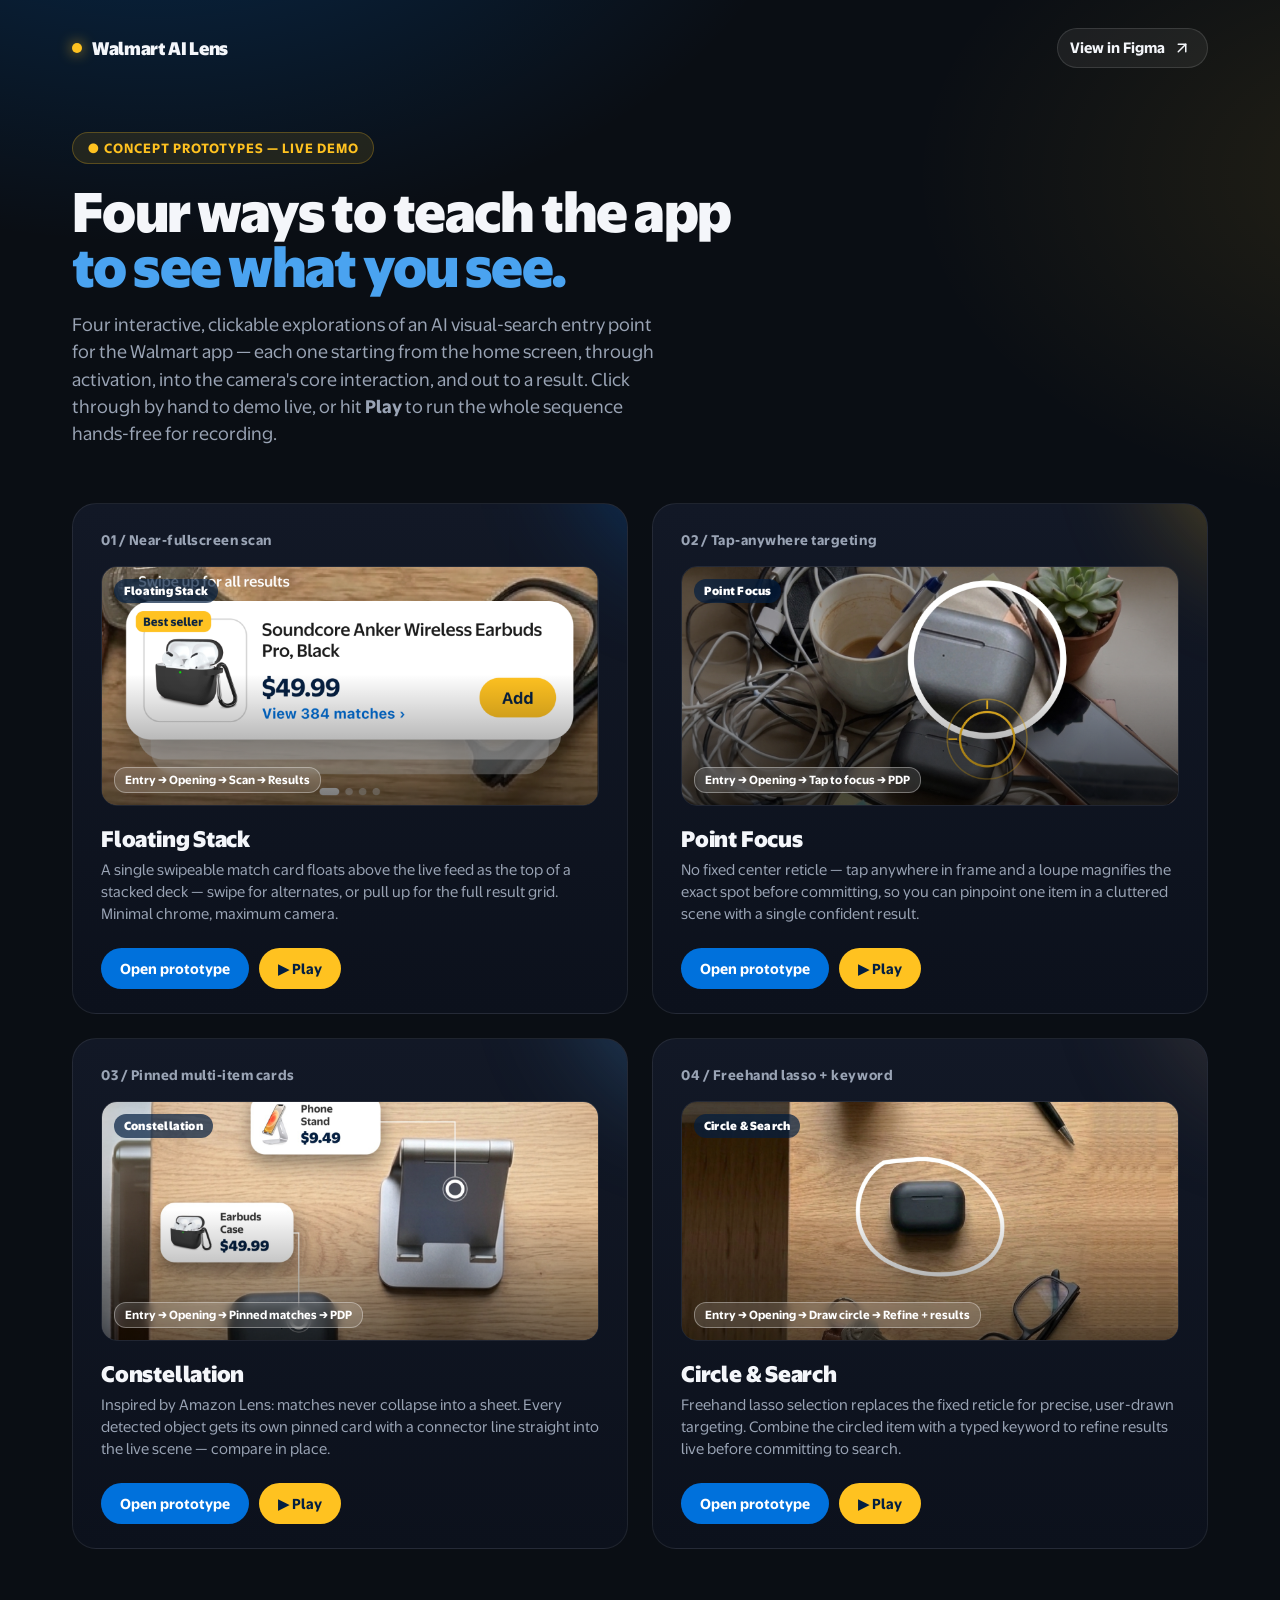
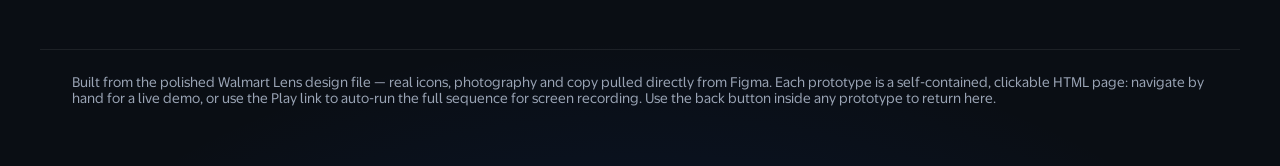
<file: index.html>
<!doctype html>
<html lang="en">
<head>
<meta charset="utf-8">
<meta name="viewport" content="width=device-width, initial-scale=1">
<title>Walmart AI Lens — Concept Prototypes</title>
<link rel="stylesheet" href="assets/fonts.css">
<link rel="stylesheet" href="assets/styles.css">
<style>
  .card-thumb{display:block; cursor:pointer;}
  .card-thumb img{width:100%; height:100%; object-fit:cover; display:block;}
  .card-thumb .scrim{position:absolute; inset:0; background:linear-gradient(0deg, rgba(0,0,0,0.55), transparent 55%);}
  .card-thumb .chip{
    position:absolute; left:12px; top:12px;
    background:rgba(4,31,65,0.7); color:#fff; font-size:11px; font-weight:800;
    padding:5px 10px; border-radius:12px; letter-spacing:0.02em;
  }
  .card-thumb .pill{
    position:absolute; left:12px; bottom:12px;
    background:rgba(255,255,255,0.14); border:1px solid rgba(255,255,255,0.35);
    backdrop-filter:blur(4px);
    color:#fff; font-size:11px; font-weight:700;
    padding:5px 10px; border-radius:12px;
  }
</style>
</head>
<body>

<div class="topbar">
  <div class="brand"><span class="dot"></span> Walmart AI Lens</div>
  <a href="https://www.figma.com/design/IVlj6X2QtenHdgdRnk3Vj7/Walmart-Design?node-id=40-782&m=dev" target="_blank" rel="noopener" class="back-btn">
    View in Figma
    <svg viewBox="0 0 24 24" fill="none" stroke="currentColor" stroke-width="2" stroke-linecap="round" stroke-linejoin="round"><path d="M7 17 17 7"/><path d="M7 7h10v10"/></svg>
  </a>
</div>

<div class="index-hero">
  <div class="eyebrow">● Concept prototypes — live demo</div>
  <h1>Four ways to teach the app<br><span>to see what you see.</span></h1>
  <p>Four interactive, clickable explorations of an AI visual-search entry point for the Walmart app — each one starting from the home screen, through activation, into the camera's core interaction, and out to a result. Click through by hand to demo live, or hit <strong>Play</strong> to run the whole sequence hands-free for recording.</p>
</div>

<div class="grid">

  <div class="card">
    <div class="glow" style="background:#0071dc;"></div>
    <div class="card-top"><span class="card-num">01 / Near-fullscreen scan</span></div>
    <a class="card-thumb" href="floating-stack.html">
      <img src="assets/thumbs/floating-stack.png" alt="">
      <div class="scrim"></div>
      <div class="chip">Floating Stack</div>
      <div class="pill">Entry → Opening → Scan → Results</div>
    </a>
    <h3>Floating Stack</h3>
    <p>A single swipeable match card floats above the live feed as the top of a stacked deck — swipe for alternates, or pull up for the full result grid. Minimal chrome, maximum camera.</p>
    <div class="card-actions">
      <a class="btn btn-primary" href="floating-stack.html">Open prototype</a>
      <a class="btn btn-play" href="floating-stack.html?autoplay=1">▶ Play</a>
    </div>
  </div>

  <div class="card">
    <div class="glow" style="background:#ffc220;"></div>
    <div class="card-top"><span class="card-num">02 / Tap-anywhere targeting</span></div>
    <a class="card-thumb" href="point-focus.html">
      <img src="assets/thumbs/point-focus.png" alt="">
      <div class="scrim"></div>
      <div class="chip">Point Focus</div>
      <div class="pill">Entry → Opening → Tap to focus → PDP</div>
    </a>
    <h3>Point Focus</h3>
    <p>No fixed center reticle — tap anywhere in frame and a loupe magnifies the exact spot before committing, so you can pinpoint one item in a cluttered scene with a single confident result.</p>
    <div class="card-actions">
      <a class="btn btn-primary" href="point-focus.html">Open prototype</a>
      <a class="btn btn-play" href="point-focus.html?autoplay=1">▶ Play</a>
    </div>
  </div>

  <div class="card">
    <div class="glow" style="background:#4aa3f0;"></div>
    <div class="card-top"><span class="card-num">03 / Pinned multi-item cards</span></div>
    <a class="card-thumb" href="constellation.html">
      <img src="assets/thumbs/constellation.png" alt="">
      <div class="scrim"></div>
      <div class="chip">Constellation</div>
      <div class="pill">Entry → Opening → Pinned matches → PDP</div>
    </a>
    <h3>Constellation</h3>
    <p>Inspired by Amazon Lens: matches never collapse into a sheet. Every detected object gets its own pinned card with a connector line straight into the live scene — compare in place.</p>
    <div class="card-actions">
      <a class="btn btn-primary" href="constellation.html">Open prototype</a>
      <a class="btn btn-play" href="constellation.html?autoplay=1">▶ Play</a>
    </div>
  </div>

  <div class="card">
    <div class="glow" style="background:#8a7560;"></div>
    <div class="card-top"><span class="card-num">04 / Freehand lasso + keyword</span></div>
    <a class="card-thumb" href="circle-search.html">
      <img src="assets/thumbs/circle-search.png" alt="">
      <div class="scrim"></div>
      <div class="chip">Circle &amp; Search</div>
      <div class="pill">Entry → Opening → Draw circle → Refine + results</div>
    </a>
    <h3>Circle &amp; Search</h3>
    <p>Freehand lasso selection replaces the fixed reticle for precise, user-drawn targeting. Combine the circled item with a typed keyword to refine results live before committing to search.</p>
    <div class="card-actions">
      <a class="btn btn-primary" href="circle-search.html">Open prototype</a>
      <a class="btn btn-play" href="circle-search.html?autoplay=1">▶ Play</a>
    </div>
  </div>

</div>

<p class="footer-note">Built from the polished Walmart Lens design file — real icons, photography and copy pulled directly from Figma. Each prototype is a self-contained, clickable HTML page: navigate by hand for a live demo, or use the Play link to auto-run the full sequence for screen recording. Use the back button inside any prototype to return here.</p>

</body>
</html>
</file>
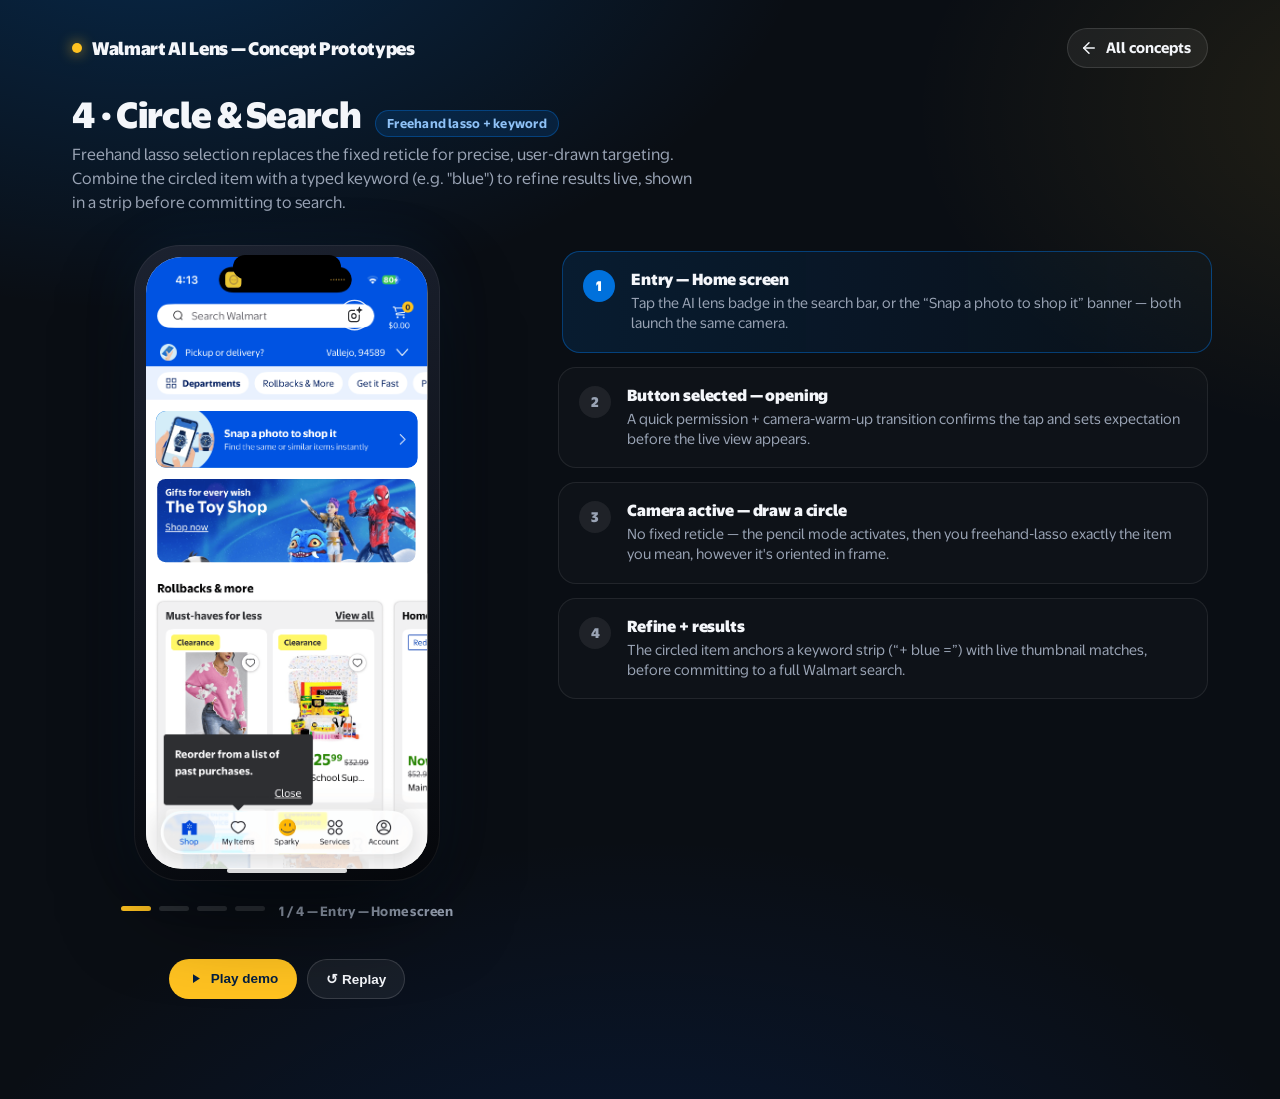
<file: circle-search.html>
<!doctype html>
<html lang="en">
<head>
<meta charset="utf-8">
<meta name="viewport" content="width=device-width, initial-scale=1">
<title>Circle &amp; Search — Walmart AI Lens Prototype</title>
<link rel="stylesheet" href="assets/fonts.css">
<link rel="stylesheet" href="assets/styles.css">
<style>
  .lasso-path{
    stroke-dasharray:100; stroke-dashoffset:100;
  }
  .screen.active .lasso-path{animation:drawLasso 1.3s ease-out forwards; animation-delay:1s;}
  @keyframes drawLasso{to{stroke-dashoffset:0;}}
  /* fingertip indicator — travels the lasso path as it's drawn, then
     lifts away (fades) once the gesture completes */
  .lasso-finger{
    position:absolute; top:0; left:0; z-index:4;
    width:14px; height:14px; margin:-7px 0 0 -7px; border-radius:50%;
    background:rgba(255,255,255,0.95);
    box-shadow:0 0 0 7px rgba(255,255,255,0.22), 0 2px 6px rgba(0,0,0,0.3);
    opacity:0;
    offset-path: path('M231 379 C 272 377, 306 403, 306 435 C 306 465, 272 488, 229 488 C 188 488, 156 463, 156 431 C 156 401, 190 380, 231 379 Z');
    offset-distance:0%;
  }
  .screen.active .lasso-finger{
    animation:fingerTravel 1.3s linear forwards, fingerVisible 1.3s ease forwards;
    animation-delay:1s;
  }
  @keyframes fingerTravel{to{offset-distance:100%;}}
  @keyframes fingerVisible{
    0%{opacity:0;} 8%{opacity:1;} 82%{opacity:1;} 100%{opacity:0;}
  }
  .sheet-reveal{transform:translateY(100%);}
  .screen.active .sheet-reveal{animation:sheetUp .6s var(--ease) forwards; animation-delay:0.3s;}
  @keyframes sheetUp{to{transform:translateY(0);}}
</style>
</head>
<body>

<div class="topbar">
  <div class="brand"><span class="dot"></span> Walmart AI Lens — Concept Prototypes</div>
  <a href="index.html" class="back-btn">
    <svg viewBox="0 0 24 24" fill="none" stroke="currentColor" stroke-width="2" stroke-linecap="round" stroke-linejoin="round"><line x1="19" y1="12" x2="5" y2="12"/><polyline points="12 19 5 12 12 5"/></svg>
    All concepts
  </a>
</div>

<div class="proto-head">
  <div class="proto-title">
    <h1>4 · Circle &amp; Search</h1>
    <span class="badge">Freehand lasso + keyword</span>
  </div>
  <p class="proto-desc">Freehand lasso selection replaces the fixed reticle for precise, user-drawn targeting. Combine the circled item with a typed keyword (e.g. "blue") to refine results live, shown in a strip before committing to search.</p>
</div>

<div class="stage">
  <div class="phone-wrap">
    <div class="phone">
      <div class="notch"></div>
      <div class="phone-screen">

        <!-- STEP 1 — Entry: Home -->
        <div class="screen" id="s-home">
          <div class="canvas home-canvas" style="overflow:hidden;">
            <!-- replicates Figma node 40:730 exactly: the real app screenshot,
                 sliced into the same three crops, with the camera banner and
                 AI-lens badge composited in at the same positions. -->
            <div style="position:absolute; left:0; top:0; width:402px; height:204.134px; overflow:hidden;">
              <img src="assets/figma/photos/home-banner-bg.png" alt="" style="position:absolute; left:-0.16px; top:0; width:402.32px; height:874.63px; display:block; max-width:none;">
            </div>
            <div class="home-banner" data-advance title="Tap the banner to start" style="left:14.33px; right:14.33px; top:220.13px; height:80.68px; padding:0; border-radius:14.33px;">
              <img src="assets/thumbs/camera-banner.png" alt="Snap a photo to shop it — find the same or similar items instantly" style="width:100%;height:100%;object-fit:cover;display:block;">
            </div>
            <div style="position:absolute; left:16px; top:316.81px; width:369px; height:119px; overflow:hidden; border-radius:12px;">
              <img src="assets/figma/photos/home-banner-bg.png" alt="" style="position:absolute; left:-21.15px; top:-232.84px; width:409.59px; height:896.55px; display:block; max-width:none;">
            </div>
            <div style="position:absolute; left:0; top:451.81px; width:402px; height:422px; overflow:hidden;">
              <img src="assets/figma/photos/home-banner-bg.png" alt="" style="position:absolute; left:-0.16px; top:-452.72px; width:402.32px; height:874.63px; display:block; max-width:none;">
            </div>
            <div data-advance title="Tap the AI lens icon to start" style="position:absolute; left:283.82px; top:68.94px; width:27.76px; height:27.76px; cursor:pointer;">
              <div class="pulse-ring" style="inset:-8px; border-color:rgba(255,255,255,0.85);"></div>
              <img src="assets/figma/icons/ai-lens.svg" alt="AI Lens" style="width:100%; height:100%; display:block;">
            </div>
          </div>
        </div>

        <!-- STEP 2 — Button selected: opening camera -->
        <div class="screen" id="s-opening">
          <div class="canvas">
            <div class="opening-scene">
              <div class="opening-badge"><img src="assets/figma/icons/ai-lens.svg" alt="" style="width:44px;height:44px;"></div>
              <div class="opening-text">Opening camera…</div>
              <div class="opening-bar"><div class="opening-bar-fill"></div></div>
            </div>
          </div>
        </div>

        <!-- STEP 3 — Camera active: draw a circle -->
        <div class="screen" id="s-camera">
          <div class="canvas" style="background:linear-gradient(141deg,#4a3f35,#6b5a47 37%,#8a7560 58%,#5c4d3e 91%);">
            <div class="scene-photo focus-flicker">
              <img src="assets/figma/photos/cs-table.png" alt="" style="left:-45px;top:-9px;width:493px;height:883px;">
            </div>
            <div class="camera-live-fx"></div>
            <div class="live-indicator"><span class="rec"></span><span>LIVE</span></div>
            <div class="top-fade" style="z-index:3;"></div>
            <div class="statusbar" style="z-index:4;"><span>4:17</span><span>80%</span></div>
            <div class="header-row" style="z-index:4;">
              <div class="hdr-chip"><img src="assets/figma/icons/arrow-left.svg" alt="" style="width:23px;height:23px;"></div>
              <div class="hdr-title">Circle &amp; Search</div>
              <div class="hdr-chip"><img src="assets/figma/icons/lightning.svg" alt="" style="width:22px;height:22px;"></div>
            </div>

            <!-- the hand-drawn lasso: a single CLOSED loop whose stroke draws on
                 over ~1.3s (reads as "in progress" mid-animation), settling into
                 a fully-closed circle once the gesture completes. -->
            <svg width="402" height="874" viewBox="0 0 402 874" style="position:absolute; inset:0; z-index:4;">
              <path class="lasso-path" pathLength="100" d="M231 379 C 272 377, 306 403, 306 435 C 306 465, 272 488, 229 488 C 188 488, 156 463, 156 431 C 156 401, 190 380, 231 379 Z" stroke-width="5" stroke-linecap="round" stroke-linejoin="round" stroke="white" fill="none"/>
            </svg>
            <div class="lasso-finger"></div>

            <div class="toast-chip fade-in-up cs-tag" data-advance style="left:150px; top:508px; z-index:5; animation-delay:2.3s; cursor:pointer;">Circled — tap to refine ›</div>

            <div class="shutter-row" style="z-index:5; --mode-delay:0.8s;">
              <div class="ring-btn"><img src="assets/figma/icons/camera.svg" alt="" style="width:24px;height:24px;"></div>
              <div class="shutter"></div>
              <div class="ring-btn mode-btn"><img src="assets/figma/icons/pencil-simple.svg" alt="" style="width:24px;height:24px;"></div>
            </div>
          </div>
        </div>

        <!-- STEP 4 — Refine + results sheet (same live scene as step 3,
             the sheet simply slides up over the bottom portion of it —
             no separate/shorter photo crop, so nothing exposes a gap). -->
        <div class="screen" id="s-refine">
          <div class="canvas">
            <div class="scene-photo">
              <img src="assets/figma/photos/cs-table.png" alt="" style="left:-45px;top:-9px;width:493px;height:883px;">
            </div>
            <div class="top-fade" style="z-index:3;"></div>
            <div class="statusbar" style="z-index:4;"><span>4:17</span><span>80%</span></div>
            <div class="header-row" style="z-index:4;">
              <div class="hdr-chip"><img src="assets/figma/icons/arrow-left.svg" alt="" style="width:23px;height:23px;"></div>
              <div class="hdr-title">Circle &amp; Search</div>
              <div class="hdr-chip"><img src="assets/figma/icons/lightning.svg" alt="" style="width:22px;height:22px;"></div>
            </div>
            <!-- the circled selection persists from step 3 -->
            <svg width="402" height="874" viewBox="0 0 402 874" style="position:absolute; inset:0; z-index:4;">
              <path d="M231 379 C 272 377, 306 403, 306 435 C 306 465, 272 488, 229 488 C 188 488, 156 463, 156 431 C 156 401, 190 380, 231 379 Z" stroke-width="5" stroke-linecap="round" stroke-linejoin="round" stroke="white" fill="none"/>
            </svg>

            <div class="sheet-reveal" style="position:absolute; left:0; right:0; top:506px; bottom:0; background:#fff; border-radius:24px 24px 0 0; box-shadow:0 -8px 30px rgba(0,0,0,0.3); padding-top:10px; z-index:5;">
              <div class="sheet-handle"></div>
              <div style="padding:14px 20px 0;">
                <h3 style="margin:0 0 6px; font-size:19px; font-weight:800; color:var(--wm-blue-dark); letter-spacing:-0.02em;">Get specific</h3>
                <p style="margin:0 0 16px; font-size:13px; color:#767676;">Circle an item, then add a word to narrow your results.</p>
                <div style="display:flex; align-items:center; gap:10px; margin-bottom:18px;">
                  <div style="width:52px;height:52px;border-radius:12px;border:2px solid #0071dc;overflow:hidden;background:#1a1a1a;">
                    <img src="assets/figma/photos/cs-table.png" alt="" style="width:100%;height:100%;object-fit:cover; object-position:48% 42%;">
                  </div>
                  <span style="color:#767676; font-size:20px; font-weight:700;">+</span>
                  <div style="flex:1; border:2px solid #041f41; border-radius:24px; height:44px; display:flex; align-items:center; padding:0 16px;">
                    <span style="font-weight:800; color:#041f41; font-size:15px;">blue</span>
                    <span style="width:2px;height:16px;background:#041f41;margin-left:3px;" class="shimmer"></span>
                  </div>
                  <span style="color:#767676; font-size:20px; font-weight:700;">=</span>
                </div>
                <div style="display:flex; gap:10px; margin-bottom:18px;">
                  <div style="flex:1; text-align:center;">
                    <div style="border:2px solid #0071dc; background:#fff; border-radius:12px; height:70px; display:flex; align-items:center; justify-content:center; overflow:hidden;"><img src="assets/products/case-blue.jpg" alt="" style="width:100%;height:100%;object-fit:contain;"></div>
                    <p style="margin:6px 0 0; font-size:12px; font-weight:800; color:#041f41;">$34.99</p>
                  </div>
                  <div style="flex:1; text-align:center;">
                    <div style="border:2px solid #e5e5e5; background:#fff; border-radius:12px; height:70px; display:flex; align-items:center; justify-content:center; overflow:hidden;"><img src="assets/products/case-black.jpg" alt="" style="width:100%;height:100%;object-fit:contain;"></div>
                    <p style="margin:6px 0 0; font-size:12px; font-weight:800; color:#041f41;">$49.99</p>
                  </div>
                  <div style="flex:1; text-align:center;">
                    <div style="border:2px solid #e5e5e5; background:#fff; border-radius:12px; height:70px; display:flex; align-items:center; justify-content:center; overflow:hidden;"><img src="assets/products/case-orange.jpg" alt="" style="width:100%;height:100%;object-fit:contain;"></div>
                    <p style="margin:6px 0 0; font-size:12px; font-weight:800; color:#041f41;">$22.49</p>
                  </div>
                </div>
              </div>
              <div style="position:absolute; left:20px; right:20px; bottom:22px; display:flex; gap:10px;">
                <div style="flex:1; border:2px solid #041f41; border-radius:26px; height:50px; display:flex; align-items:center; justify-content:center; font-weight:800; color:#041f41; font-size:15px;">Retake</div>
                <div style="flex:2; background:#0071dc; border-radius:26px; height:50px; display:flex; align-items:center; justify-content:center; font-weight:800; color:#fff; font-size:15px;">Search Walmart</div>
              </div>
            </div>
          </div>
        </div>

      </div>
      <div class="home-indicator"></div>
    </div>

    <div class="proto-controls">
      <div class="steps"></div>
      <div class="step-label"></div>
      <div class="controls-row">
        <button id="playBtn" class="btn btn-play"></button>
        <button id="replayBtn" class="btn btn-ghost">↺ Replay</button>
      </div>
    </div>
  </div>

  <div>
    <div class="flow-list"></div>
  </div>
</div>

<script src="assets/proto.js"></script>
<script>
  WMProto.init([
    { id:"s-home",    label:"Entry — Home screen",         desc:"Tap the AI lens badge in the search bar, or the “Snap a photo to shop it” banner — both launch the same camera.", duration:2800 },
    { id:"s-opening", label:"Button selected — opening",    desc:"A quick permission + camera-warm-up transition confirms the tap and sets expectation before the live view appears.", duration:1300 },
    { id:"s-camera",  label:"Camera active — draw a circle", desc:"No fixed reticle — the pencil mode activates, then you freehand-lasso exactly the item you mean, however it's oriented in frame.", duration:3200 },
    { id:"s-refine",  label:"Refine + results",             desc:"The circled item anchors a keyword strip (“+ blue =”) with live thumbnail matches, before committing to a full Walmart search.", duration:5200 }
  ]);
</script>
</body>
</html>
</file>
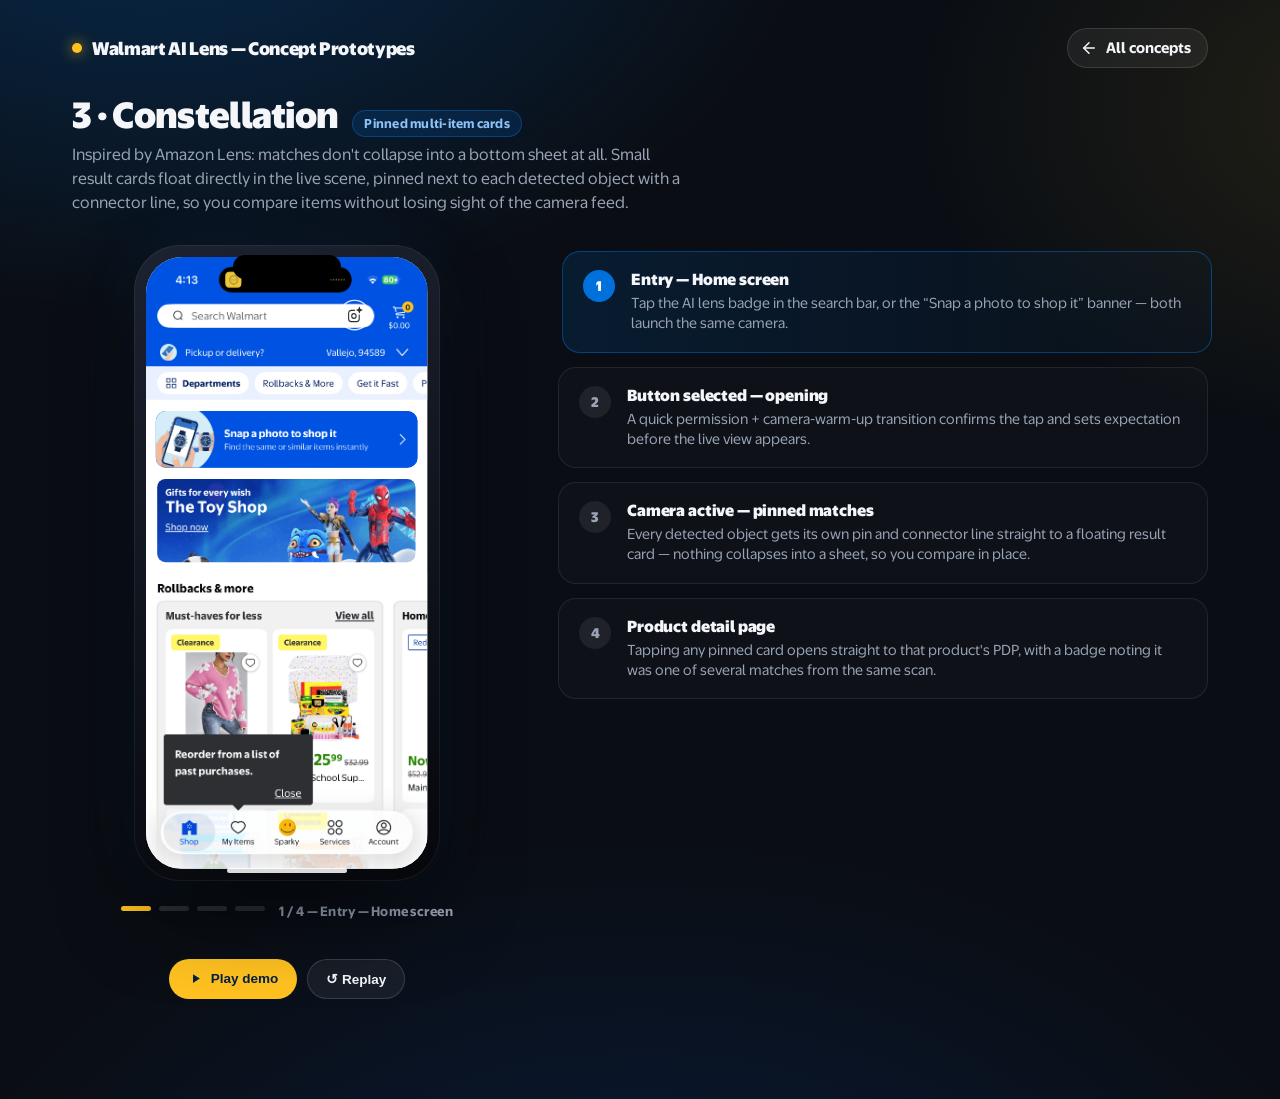
<file: constellation.html>
<!doctype html>
<html lang="en">
<head>
<meta charset="utf-8">
<meta name="viewport" content="width=device-width, initial-scale=1">
<title>Constellation — Walmart AI Lens Prototype</title>
<link rel="stylesheet" href="assets/fonts.css">
<link rel="stylesheet" href="assets/styles.css">
</head>
<body>

<div class="topbar">
  <div class="brand"><span class="dot"></span> Walmart AI Lens — Concept Prototypes</div>
  <a href="index.html" class="back-btn">
    <svg viewBox="0 0 24 24" fill="none" stroke="currentColor" stroke-width="2" stroke-linecap="round" stroke-linejoin="round"><line x1="19" y1="12" x2="5" y2="12"/><polyline points="12 19 5 12 12 5"/></svg>
    All concepts
  </a>
</div>

<div class="proto-head">
  <div class="proto-title">
    <h1>3 · Constellation</h1>
    <span class="badge">Pinned multi-item cards</span>
  </div>
  <p class="proto-desc">Inspired by Amazon Lens: matches don't collapse into a bottom sheet at all. Small result cards float directly in the live scene, pinned next to each detected object with a connector line, so you compare items without losing sight of the camera feed.</p>
</div>

<div class="stage">
  <div class="phone-wrap">
    <div class="phone">
      <div class="notch"></div>
      <div class="phone-screen">

        <!-- STEP 1 — Entry: Home -->
        <div class="screen" id="s-home">
          <div class="canvas home-canvas" style="overflow:hidden;">
            <!-- replicates Figma node 40:730 exactly: the real app screenshot,
                 sliced into the same three crops, with the camera banner and
                 AI-lens badge composited in at the same positions. -->
            <div style="position:absolute; left:0; top:0; width:402px; height:204.134px; overflow:hidden;">
              <img src="assets/figma/photos/home-banner-bg.png" alt="" style="position:absolute; left:-0.16px; top:0; width:402.32px; height:874.63px; display:block; max-width:none;">
            </div>
            <div class="home-banner" data-advance title="Tap the banner to start" style="left:14.33px; right:14.33px; top:220.13px; height:80.68px; padding:0; border-radius:14.33px;">
              <img src="assets/thumbs/camera-banner.png" alt="Snap a photo to shop it — find the same or similar items instantly" style="width:100%;height:100%;object-fit:cover;display:block;">
            </div>
            <div style="position:absolute; left:16px; top:316.81px; width:369px; height:119px; overflow:hidden; border-radius:12px;">
              <img src="assets/figma/photos/home-banner-bg.png" alt="" style="position:absolute; left:-21.15px; top:-232.84px; width:409.59px; height:896.55px; display:block; max-width:none;">
            </div>
            <div style="position:absolute; left:0; top:451.81px; width:402px; height:422px; overflow:hidden;">
              <img src="assets/figma/photos/home-banner-bg.png" alt="" style="position:absolute; left:-0.16px; top:-452.72px; width:402.32px; height:874.63px; display:block; max-width:none;">
            </div>
            <div data-advance title="Tap the AI lens icon to start" style="position:absolute; left:283.82px; top:68.94px; width:27.76px; height:27.76px; cursor:pointer;">
              <div class="pulse-ring" style="inset:-8px; border-color:rgba(255,255,255,0.85);"></div>
              <img src="assets/figma/icons/ai-lens.svg" alt="AI Lens" style="width:100%; height:100%; display:block;">
            </div>
          </div>
        </div>

        <!-- STEP 2 — Button selected: opening camera -->
        <div class="screen" id="s-opening">
          <div class="canvas">
            <div class="opening-scene">
              <div class="opening-badge"><img src="assets/figma/icons/ai-lens.svg" alt="" style="width:44px;height:44px;"></div>
              <div class="opening-text">Opening camera…</div>
              <div class="opening-bar"><div class="opening-bar-fill"></div></div>
            </div>
          </div>
        </div>

        <!-- STEP 3 — Camera active: Constellation -->
        <div class="screen" id="s-camera">
          <div class="canvas" style="background:#000;">
            <div class="scene-photo focus-flicker">
              <img src="assets/figma/photos/cn-table.png" alt="" style="left:0;top:-3px;width:405px;height:880px;">
            </div>
            <div class="camera-live-fx"></div>
            <div class="live-indicator"><span class="rec"></span><span>LIVE</span></div>
            <div class="top-fade" style="z-index:3; background:linear-gradient(180deg, rgba(0,0,0,0.7), transparent);"></div>
            <div class="statusbar" style="z-index:4;"><span>4:18</span><span>80%</span></div>
            <div class="header-row" style="z-index:4;">
              <div class="hdr-chip"><img src="assets/figma/icons/arrow-left.svg" alt="" style="width:23px;height:23px;"></div>
              <div class="hdr-title">Live Match</div>
              <div class="hdr-chip"><img src="assets/figma/icons/lightning.svg" alt="" style="width:22px;height:22px;"></div>
            </div>

            <!-- Stage 1 — detection circles appear first, in a quick ripple -->
            <div class="fade-in-up cn-pin" style="position:absolute; left:144px; top:313px; width:18px; height:18px; border:3px solid #fff; border-radius:9px; z-index:4; animation-delay:0.9s;">
              <div style="position:absolute; inset:-6px; border:1px solid rgba(255,255,255,0.5); border-radius:12px;"></div>
            </div>
            <div class="fade-in-up cn-pin" style="position:absolute; left:293px; top:188px; width:18px; height:18px; border:3px solid #fff; border-radius:9px; z-index:4; animation-delay:1s;">
              <div style="position:absolute; inset:-6px; border:1px solid rgba(255,255,255,0.5); border-radius:12px;"></div>
            </div>
            <div class="fade-in-up cn-pin" style="position:absolute; left:272px; top:435px; width:18px; height:18px; border:3px solid #fff; border-radius:9px; z-index:4; animation-delay:1.1s;">
              <div style="position:absolute; inset:-6px; border:1px solid rgba(255,255,255,0.5); border-radius:12px;"></div>
            </div>

            <!-- Stage 2 — once all circles are down, all three connector
                 lines draw out together. -->
            <img class="cn-line" src="assets/figma/icons/connector-3.svg" alt="" style="position:absolute; left:231px; top:133px; width:71px; height:52px; z-index:3; animation-delay:1.35s;">
            <img class="cn-line" src="assets/figma/icons/connector-2.svg" alt="" style="position:absolute; left:134px; top:239px; width:19px; height:71px; z-index:3; animation-delay:1.4s;">
            <img class="cn-line" src="assets/figma/icons/connector-1.svg" alt="" style="position:absolute; left:293px; top:444px; width:43px; height:35px; z-index:3; animation-delay:1.45s;">

            <!-- Stage 3 — then all three result cards land together. -->
            <div class="fade-in-up cn-pin" data-advance style="position:absolute; left:107px; top:107px; width:124px; z-index:5; cursor:pointer; animation-delay:1.7s;">
              <div style="background:#fff; border-radius:14px; box-shadow:0 8px 10px rgba(0,0,0,0.4); display:flex; gap:9px; align-items:center; padding:8px 10px 8px 8px;">
                <div class="match-thumb" style="width:40px;height:40px;"><img src="assets/figma/photos/cn-stand-thumb.png" alt=""></div>
                <div><p class="match-title" style="font-size:9.5px;">Phone Stand</p><p class="match-price" style="font-size:13px;">$9.49</p></div>
              </div>
            </div>
            <div class="fade-in-up cn-pin" data-advance style="position:absolute; left:21px; top:210px; width:127px; z-index:5; cursor:pointer; animation-delay:1.75s;">
              <div style="background:#fff; border-radius:14px; box-shadow:0 8px 10px rgba(0,0,0,0.4); display:flex; gap:9px; align-items:center; padding:8px;">
                <div class="match-thumb" style="width:41px;height:41px;"><img src="assets/figma/photos/cn-earbuds-thumb.png" alt=""></div>
                <div><p class="match-title" style="font-size:9.5px;">Earbuds Case</p><p class="match-price" style="font-size:13px;">$49.99</p></div>
              </div>
            </div>
            <div class="fade-in-up cn-pin" data-advance style="position:absolute; left:260px; top:479px; width:124px; z-index:5; cursor:pointer; animation-delay:1.8s;">
              <div style="background:#fff; border-radius:14px; box-shadow:0 8px 10px rgba(0,0,0,0.4); display:flex; gap:8px; align-items:center; padding:8px;">
                <div class="match-thumb" style="width:38px;height:38px;"><img src="assets/figma/photos/cn-bottle-thumb.png" alt=""></div>
                <div><p class="match-title" style="font-size:9.5px;">Water Bottle</p><p class="match-price" style="font-size:13px;">$12.99</p></div>
              </div>
            </div>

            <div class="fade-in-up cn-pin" style="position:absolute; left:40px; bottom:390px; z-index:5; animation-delay:2.1s;">
              <div style="background:#ffc220; display:flex; align-items:center; gap:5px; padding:9px 12px; border-radius:16px; box-shadow:0 8px 10px rgba(0,0,0,0.4);">
                <span style="width:6px;height:6px;border-radius:3px;background:#1a8917;display:block;"></span>
                <span style="color:#041f41; font-size:11px; font-weight:800;">3 items found</span>
              </div>
            </div>

            <div class="shutter-row" style="z-index:5; --mode-delay:0.8s;">
              <div class="ring-btn"><img src="assets/figma/icons/camera.svg" alt="" style="width:24px;height:24px;"></div>
              <div class="shutter"></div>
              <div class="ring-btn mode-btn"><img src="assets/figma/icons/dots-nine.svg" alt="" style="width:24px;height:24px;"></div>
            </div>
          </div>
        </div>

        <!-- STEP 4 — PDP -->
        <div class="screen" id="s-pdp">
          <div class="canvas pdp-canvas">
            <div class="pdp-hero" style="background:linear-gradient(160deg,#1a1a1a,#3d3d3d);">
              <img src="assets/figma/photos/cn-earbuds-thumb.png" alt="" style="width:240px;height:240px;object-fit:cover;border-radius:20px;box-shadow:0 20px 40px rgba(0,0,0,0.35);">
              <div class="pdp-dots"><span class="on"></span><span></span><span></span></div>
            </div>
            <div class="pdp-scan-badge">
              <svg viewBox="0 0 24 24" fill="none" stroke="currentColor" stroke-width="1.8" stroke-linecap="round" stroke-linejoin="round"><path d="M4 8h3l1.5-2h7L17 8h3a1 1 0 0 1 1 1v9a1 1 0 0 1-1 1H4a1 1 0 0 1-1-1V9a1 1 0 0 1 1-1z"/><circle cx="12" cy="13" r="3.5"/></svg>
              1 of 3 matched from your scan
            </div>
            <div class="pdp-top-icons">
              <div class="hdr-chip"><img src="assets/figma/icons/arrow-left.svg" alt="" style="width:20px;height:20px;filter:invert(1) brightness(0.2);"></div>
              <div class="hdr-chip"><svg viewBox="0 0 24 24" fill="none" stroke="currentColor" stroke-width="1.8" stroke-linecap="round" stroke-linejoin="round"><path d="M20.8 4.6a5.5 5.5 0 0 0-7.8 0L12 5.6l-1-1a5.5 5.5 0 1 0-7.8 7.8l1 1L12 21l7.8-7.6 1-1a5.5 5.5 0 0 0 0-7.8z"/></svg></div>
            </div>
            <div class="pdp-body">
              <p class="pdp-brand">Soundcore by Anker</p>
              <h2 class="pdp-title">Anker Soundcore Wireless Earbuds Charging Case, Black</h2>
              <div class="pdp-stars">
                <span class="s"><svg viewBox="0 0 24 24" fill="currentColor"><path d="M12 2l3.09 6.26L22 9.27l-5 4.87L18.18 21 12 17.77 5.82 21 7 14.14l-5-4.87 6.91-1.01z"/></svg><svg viewBox="0 0 24 24" fill="currentColor"><path d="M12 2l3.09 6.26L22 9.27l-5 4.87L18.18 21 12 17.77 5.82 21 7 14.14l-5-4.87 6.91-1.01z"/></svg><svg viewBox="0 0 24 24" fill="currentColor"><path d="M12 2l3.09 6.26L22 9.27l-5 4.87L18.18 21 12 17.77 5.82 21 7 14.14l-5-4.87 6.91-1.01z"/></svg><svg viewBox="0 0 24 24" fill="currentColor"><path d="M12 2l3.09 6.26L22 9.27l-5 4.87L18.18 21 12 17.77 5.82 21 7 14.14l-5-4.87 6.91-1.01z"/></svg><svg viewBox="0 0 24 24" fill="currentColor"><path d="M12 2l3.09 6.26L22 9.27l-5 4.87L18.18 21 12 17.77 5.82 21 7 14.14l-5-4.87 6.91-1.01z"/></svg></span>
                <span class="ct">4.7 (2,140)</span>
              </div>
              <p class="pdp-price">$49.99</p>
              <p class="pdp-ship">✓ Free shipping, arrives tomorrow</p>
              <div class="pdp-swatches">
                <div class="pdp-swatch sel" style="background:#fff; overflow:hidden;"><img src="assets/products/case-black.jpg" alt="" style="width:100%;height:100%;object-fit:contain;"></div>
                <div class="pdp-swatch" style="background:#fff; overflow:hidden;"><img src="assets/products/case-leather.webp" alt="" style="width:100%;height:100%;object-fit:contain;"></div>
                <div class="pdp-swatch" style="background:#fff; overflow:hidden;"><img src="assets/products/case-blue.jpg" alt="" style="width:100%;height:100%;object-fit:contain;"></div>
                <div class="pdp-swatch" style="background:#fff; overflow:hidden;"><img src="assets/products/case-orange.jpg" alt="" style="width:100%;height:100%;object-fit:contain;"></div>
              </div>
            </div>
            <div class="pdp-actions">
              <div class="buy">Buy now</div>
              <div class="add">Add to cart</div>
            </div>
          </div>
        </div>

      </div>
      <div class="home-indicator"></div>
    </div>

    <div class="proto-controls">
      <div class="steps"></div>
      <div class="step-label"></div>
      <div class="controls-row">
        <button id="playBtn" class="btn btn-play"></button>
        <button id="replayBtn" class="btn btn-ghost">↺ Replay</button>
      </div>
    </div>
  </div>

  <div>
    <div class="flow-list"></div>
  </div>
</div>

<script src="assets/proto.js"></script>
<script>
  WMProto.init([
    { id:"s-home",    label:"Entry — Home screen",         desc:"Tap the AI lens badge in the search bar, or the “Snap a photo to shop it” banner — both launch the same camera.", duration:2800 },
    { id:"s-opening", label:"Button selected — opening",    desc:"A quick permission + camera-warm-up transition confirms the tap and sets expectation before the live view appears.", duration:1300 },
    { id:"s-camera",  label:"Camera active — pinned matches", desc:"Every detected object gets its own pin and connector line straight to a floating result card — nothing collapses into a sheet, so you compare in place.", duration:4400 },
    { id:"s-pdp",     label:"Product detail page",          desc:"Tapping any pinned card opens straight to that product's PDP, with a badge noting it was one of several matches from the same scan.", duration:5200 }
  ]);
</script>
</body>
</html>
</file>
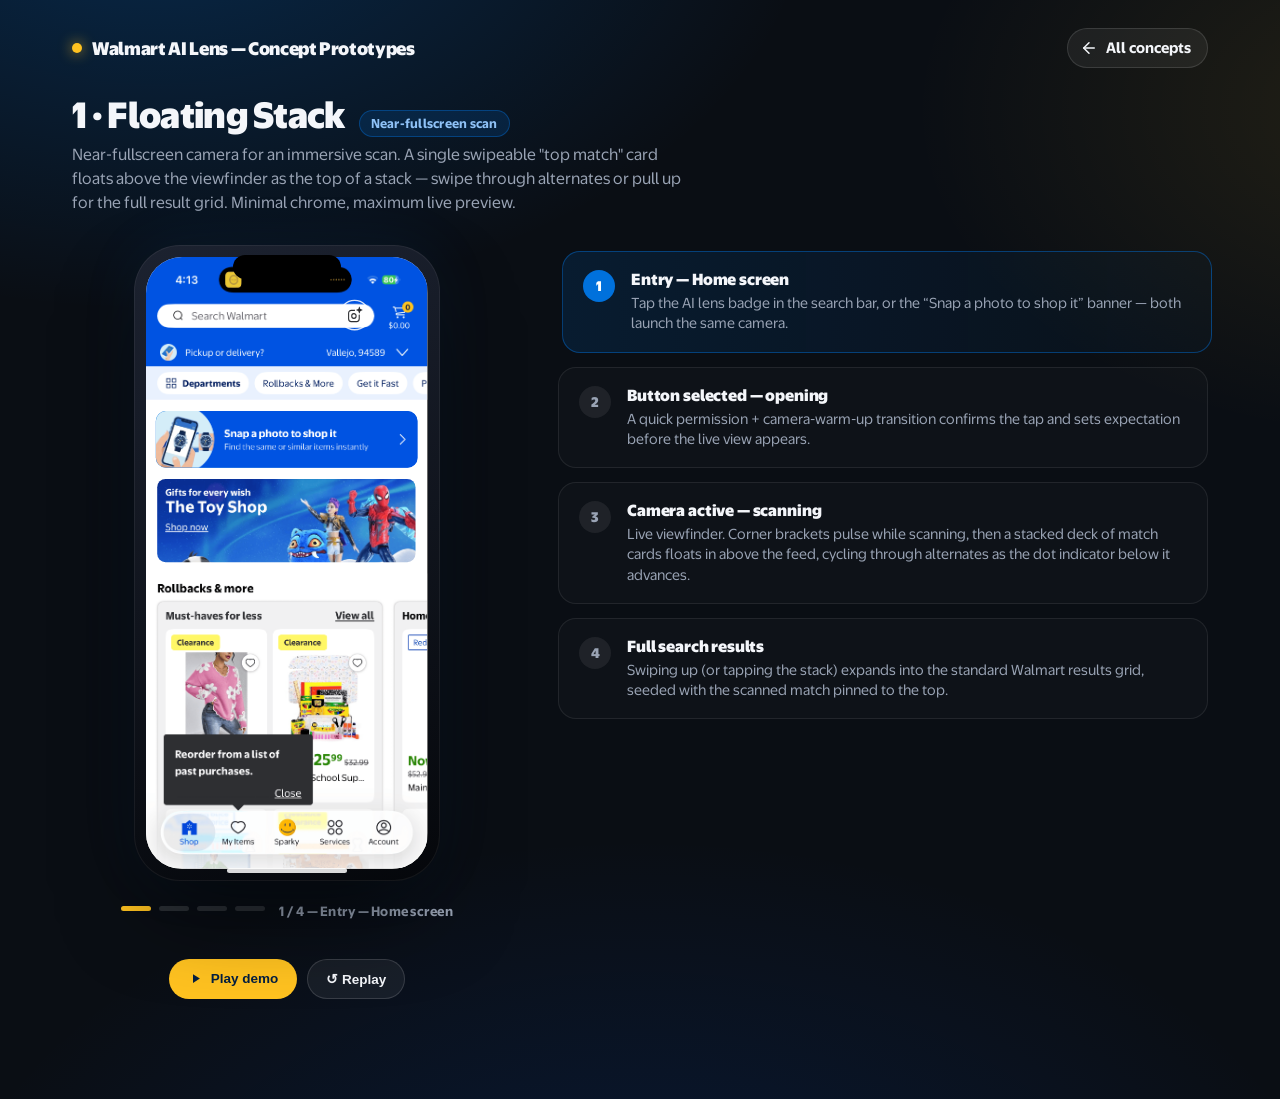
<file: floating-stack.html>
<!doctype html>
<html lang="en">
<head>
<meta charset="utf-8">
<meta name="viewport" content="width=device-width, initial-scale=1">
<title>Floating Stack — Walmart AI Lens Prototype</title>
<link rel="stylesheet" href="assets/fonts.css">
<link rel="stylesheet" href="assets/styles.css">
</head>
<body>

<div class="topbar">
  <div class="brand"><span class="dot"></span> Walmart AI Lens — Concept Prototypes</div>
  <a href="index.html" class="back-btn">
    <svg viewBox="0 0 24 24" fill="none" stroke="currentColor" stroke-width="2" stroke-linecap="round" stroke-linejoin="round"><line x1="19" y1="12" x2="5" y2="12"/><polyline points="12 19 5 12 12 5"/></svg>
    All concepts
  </a>
</div>

<div class="proto-head">
  <div class="proto-title">
    <h1>1 · Floating Stack</h1>
    <span class="badge">Near-fullscreen scan</span>
  </div>
  <p class="proto-desc">Near-fullscreen camera for an immersive scan. A single swipeable "top match" card floats above the viewfinder as the top of a stack — swipe through alternates or pull up for the full result grid. Minimal chrome, maximum live preview.</p>
</div>

<div class="stage">
  <div class="phone-wrap">
    <div class="phone">
      <div class="notch"></div>
      <div class="phone-screen">

        <!-- STEP 1 — Entry: Home -->
        <div class="screen" id="s-home">
          <div class="canvas home-canvas" style="overflow:hidden;">
            <!-- replicates Figma node 40:730 exactly: the real app screenshot,
                 sliced into the same three crops, with the camera banner and
                 AI-lens badge composited in at the same positions. -->
            <div style="position:absolute; left:0; top:0; width:402px; height:204.134px; overflow:hidden;">
              <img src="assets/figma/photos/home-banner-bg.png" alt="" style="position:absolute; left:-0.16px; top:0; width:402.32px; height:874.63px; display:block; max-width:none;">
            </div>
            <div class="home-banner" data-advance title="Tap the banner to start" style="left:14.33px; right:14.33px; top:220.13px; height:80.68px; padding:0; border-radius:14.33px;">
              <img src="assets/thumbs/camera-banner.png" alt="Snap a photo to shop it — find the same or similar items instantly" style="width:100%;height:100%;object-fit:cover;display:block;">
            </div>
            <div style="position:absolute; left:16px; top:316.81px; width:369px; height:119px; overflow:hidden; border-radius:12px;">
              <img src="assets/figma/photos/home-banner-bg.png" alt="" style="position:absolute; left:-21.15px; top:-232.84px; width:409.59px; height:896.55px; display:block; max-width:none;">
            </div>
            <div style="position:absolute; left:0; top:451.81px; width:402px; height:422px; overflow:hidden;">
              <img src="assets/figma/photos/home-banner-bg.png" alt="" style="position:absolute; left:-0.16px; top:-452.72px; width:402.32px; height:874.63px; display:block; max-width:none;">
            </div>
            <div data-advance title="Tap the AI lens icon to start" style="position:absolute; left:283.82px; top:68.94px; width:27.76px; height:27.76px; cursor:pointer;">
              <div class="pulse-ring" style="inset:-8px; border-color:rgba(255,255,255,0.85);"></div>
              <img src="assets/figma/icons/ai-lens.svg" alt="AI Lens" style="width:100%; height:100%; display:block;">
            </div>
          </div>
        </div>

        <!-- STEP 2 — Button selected: opening camera -->
        <div class="screen" id="s-opening">
          <div class="canvas">
            <div class="opening-scene">
              <div class="opening-badge"><img src="assets/figma/icons/ai-lens.svg" alt="" style="width:44px;height:44px;"></div>
              <div class="opening-text">Opening camera…</div>
              <div class="opening-bar"><div class="opening-bar-fill"></div></div>
            </div>
          </div>
        </div>

        <!-- STEP 3 — Camera active: Floating Stack scan -->
        <div class="screen" id="s-camera">
          <div class="canvas">
            <div class="scene-photo focus-flicker">
              <img src="assets/figma/photos/fs-table.png" alt="" style="left:-212px;top:-438px;width:802px;height:1436px;">
            </div>
            <div class="camera-live-fx"></div>
            <div class="live-indicator"><span class="rec"></span><span>LIVE</span></div>
            <div class="top-fade" style="z-index:3;"></div>
            <div class="statusbar" style="z-index:4;"><span>4:15</span><span>80%</span></div>
            <div class="header-row" style="z-index:4;">
              <div class="hdr-chip"><img src="assets/figma/icons/arrow-left.svg" alt="" style="width:23px;height:23px;"></div>
              <div style="flex:1;margin:0 10px;background:rgba(255,255,255,0.92);border-radius:22px;height:40px;display:flex;align-items:center;gap:8px;padding:0 14px;">
                <img src="assets/figma/icons/magnifying-glass.svg" alt="" style="width:20px;height:20px;">
                <span style="color:#767676;font-size:13px;font-weight:600;">Refine your search</span>
              </div>
              <div class="hdr-chip"><img src="assets/figma/icons/lightning.svg" alt="" style="width:22px;height:22px;"></div>
            </div>

            <div style="position:absolute; left:73px; top:180px; width:256px; height:186px; z-index:4;">
              <div class="bracket tl"></div>
              <div class="bracket tr"></div>
              <div class="bracket bl"></div>
              <div class="bracket br"></div>
              <div class="toast-chip fs-scan-tag" style="left:50%; top:221px; transform:translateX(-50%);">Scanning…</div>
            </div>

            <div class="bottom-fade" style="z-index:3;"></div>

            <div class="fade-in-up fs-match" data-advance style="position:absolute; left:20px; right:20px; bottom:299px; text-align:center; animation-delay:1.1s; cursor:pointer; z-index:5;">
              <span style="font-size:11px; color:#fff; font-weight:700; opacity:0.95; letter-spacing:0.01em;">▲ Swipe up for all results</span>
            </div>
            <div id="fsStack" class="card-stack fade-in-up fs-match" data-advance style="left:20px; right:20px; bottom:185px; cursor:pointer; animation-delay:1.3s; z-index:5;">
              <div class="ghost g3"></div>
              <div class="ghost g2"></div>
              <div class="ghost g1"></div>
              <div id="fsCardBody" class="match-card">
                <div class="match-thumb" style="width:58px; height:58px; position:relative; overflow:visible;">
                  <img id="fsThumb" src="assets/figma/photos/fs-earbuds-thumb.png" alt="" style="display:block; width:100%; height:100%; object-fit:cover; border-radius:inherit;">
                  <span id="fsBadge" style="position:absolute; top:-5px; left:-5px; background:#ffc220; color:#041f41; font-size:9px; font-weight:900; padding:3px 6px; border-radius:6px; white-space:nowrap; z-index:1;">Best seller</span>
                </div>
                <div style="flex:1; position:relative;">
                  <p id="fsTitle" class="match-title" style="font-size:12.5px;">Soundcore Anker Wireless<br>Earbuds Pro, Black</p>
                  <div style="display:flex; align-items:center; justify-content:space-between; margin-top:6px;">
                    <div>
                      <p id="fsPrice" class="match-price" style="font-size:17px;">$49.99</p>
                      <span id="fsMatches" style="font-size:10.5px; color:#0071dc; font-weight:800;">View 384 matches ›</span>
                    </div>
                    <div style="background:#ffc220;color:#041f41;font-size:11px;font-weight:800;padding:7px 14px;border-radius:16px;">Add</div>
                  </div>
                </div>
              </div>
              <div style="position:absolute; left:50%; top:150px; transform:translateX(-50%); display:flex; gap:5px; z-index:6;">
                <span class="fs-dot wide"></span>
                <span class="fs-dot"></span>
                <span class="fs-dot"></span>
                <span class="fs-dot"></span>
              </div>
            </div>

            <div class="shutter-row" style="z-index:5; --mode-delay:0.8s;">
              <div class="ring-btn"><img src="assets/figma/icons/camera.svg" alt="" style="width:24px;height:24px;"></div>
              <div class="shutter"></div>
              <div class="ring-btn mode-btn"><img src="assets/figma/icons/cards-three.svg" alt="" style="width:24px;height:24px;"></div>
            </div>
          </div>
        </div>

        <!-- STEP 4 — Search results -->
        <div class="screen" id="s-results">
          <div class="canvas results-canvas">
            <div class="results-head">
              <div style="display:flex;align-items:center;gap:10px;">
                <div class="hdr-chip" style="background:#f0f2f5;"><svg style="width:22px;height:22px;color:#041f41;" viewBox="0 0 24 24" fill="none" stroke="currentColor" stroke-width="2" stroke-linecap="round" stroke-linejoin="round"><line x1="19" y1="12" x2="5" y2="12"/><polyline points="12 19 5 12 12 5"/></svg></div>
                <div style="flex:1;background:#f0f2f5;border-radius:20px;height:38px;display:flex;align-items:center;gap:8px;padding:0 14px;">
                  <svg style="width:17px;height:17px;color:#767676;" viewBox="0 0 24 24" fill="none" stroke="currentColor" stroke-width="1.8" stroke-linecap="round" stroke-linejoin="round"><circle cx="11" cy="11" r="7"/><line x1="21" y1="21" x2="16.65" y2="16.65"/></svg>
                  <span style="color:#1c1c1c;font-size:13px;font-weight:700;">wireless earbuds case</span>
                </div>
              </div>
              <p class="results-count">1,248 results — matched from your photo</p>
            </div>
            <div class="results-grid">
              <div class="rcard hero">
                <div class="img" style="overflow:hidden;"><img src="assets/figma/photos/fs-earbuds-thumb.png" alt="" style="width:100%;height:100%;object-fit:cover;"></div>
                <div>
                  <p class="nm" style="height:auto;">Soundcore Anker Wireless Earbuds Pro, Black</p>
                  <p class="pr">$49.99</p>
                  <p class="meta">★ 4.7 · Best seller · From your scan</p>
                </div>
              </div>
              <div class="rcard"><div class="img" style="overflow:hidden;"><img src="assets/products/case-blue.jpg" alt="" style="width:100%;height:100%;object-fit:contain;"></div><p class="nm">Soundcore Anker Case, Blue</p><p class="pr">$59.99</p><p class="meta">★ 4.6 (465)</p></div>
              <div class="rcard"><div class="img" style="overflow:hidden;"><img src="assets/products/case-orange.jpg" alt="" style="width:100%;height:100%;object-fit:contain;"></div><p class="nm">Soundcore Anker Case, Orange</p><p class="pr">$39.99</p><p class="meta">★ 4.3 (149)</p></div>
              <div class="rcard"><div class="img" style="overflow:hidden;"><img src="assets/products/case-leather.webp" alt="" style="width:100%;height:100%;object-fit:contain;"></div><p class="nm">Leather Protective Case, Brown</p><p class="pr">$24.99</p><p class="meta">★ 4.7 (203)</p></div>
              <div class="rcard"><div class="img" style="overflow:hidden;"><img src="assets/products/case-black.jpg" alt="" style="width:100%;height:100%;object-fit:contain;"></div><p class="nm">Rugged Silicone Case, Black</p><p class="pr">$15.99</p><p class="meta">★ 4.4 (97)</p></div>
            </div>
          </div>
        </div>

      </div>
      <div class="home-indicator"></div>
    </div>

    <div class="proto-controls">
      <div class="steps"></div>
      <div class="step-label"></div>
      <div class="controls-row">
        <button id="playBtn" class="btn btn-play"></button>
        <button id="replayBtn" class="btn btn-ghost">↺ Replay</button>
      </div>
    </div>
  </div>

  <div>
    <div class="flow-list"></div>
  </div>
</div>

<script src="assets/proto.js"></script>
<script>
  // the three real match-card variants from Figma (39:562, 41:890, 43:964) —
  // cycle through them while the camera-active step is showing, so the
  // stack reads as genuinely swipeable alternates, with the dot indicator
  // (position out of 4) moving to match each one.
  var FS_CARDS = [
    { badge:"Best seller", thumb:"assets/figma/photos/fs-earbuds-thumb.png",        title:"Soundcore Anker Wireless<br>Earbuds Pro, Black",  price:"$49.99", matches:"View 384 matches ›", dot:0 },
    { badge:"New",         thumb:"assets/figma/photos/fs-earbuds-thumb-blue.png",   title:"Soundcore Anker Wireless<br>Earbuds Pro, Blue",   price:"$59.99", matches:"View 465 matches ›", dot:1 },
    { badge:"Cheapest",    thumb:"assets/figma/photos/fs-earbuds-thumb-orange.png", title:"Soundcore Anker Wireless<br>Earbuds Pro, Orange", price:"$39.99", matches:"View 149 matches ›", dot:3 }
  ];
  var fsIdx = 0, fsTimer = null, fsAnimTimer = null;
  function fsApply(c){
    document.getElementById("fsBadge").textContent = c.badge;
    document.getElementById("fsThumb").src = c.thumb;
    document.getElementById("fsTitle").innerHTML = c.title;
    document.getElementById("fsPrice").textContent = c.price;
    document.getElementById("fsMatches").textContent = c.matches;
    var dots = document.querySelectorAll(".fs-dot");
    dots.forEach(function(d, idx){ d.classList.toggle("wide", idx === c.dot); });
  }
  // front card quickly fades out while zooming up and away; the two ghost
  // layers behind it each step forward one slot — then, right as that
  // settles, the (now-reset) front card's content swaps to the next match.
  function fsAdvance(){
    var wrap = document.getElementById("fsStack");
    if(!wrap) return;
    wrap.classList.add("stack-advancing");
    fsAnimTimer = setTimeout(function(){
      wrap.classList.remove("stack-advancing");
      fsIdx = (fsIdx + 1) % FS_CARDS.length;
      fsApply(FS_CARDS[fsIdx]);
    }, 300);
  }
  function fsStart(){
    fsStop();
    fsIdx = 0;
    fsApply(FS_CARDS[0]);
    fsTimer = setInterval(fsAdvance, 1900);
  }
  function fsStop(){
    if(fsTimer){ clearInterval(fsTimer); fsTimer = null; }
    if(fsAnimTimer){ clearTimeout(fsAnimTimer); fsAnimTimer = null; }
    var wrap = document.getElementById("fsStack");
    if(wrap){ wrap.classList.remove("stack-advancing"); }
  }
  window.__wmOnStep = function(index){
    if(index === 2){ fsStart(); } else { fsStop(); }
  };

  WMProto.init([
    { id:"s-home",    label:"Entry — Home screen",         desc:"Tap the AI lens badge in the search bar, or the “Snap a photo to shop it” banner — both launch the same camera.", duration:2800 },
    { id:"s-opening", label:"Button selected — opening",    desc:"A quick permission + camera-warm-up transition confirms the tap and sets expectation before the live view appears.", duration:1300 },
    { id:"s-camera",  label:"Camera active — scanning",     desc:"Live viewfinder. Corner brackets pulse while scanning, then a stacked deck of match cards floats in above the feed, cycling through alternates as the dot indicator below it advances.", duration:7600 },
    { id:"s-results", label:"Full search results",          desc:"Swiping up (or tapping the stack) expands into the standard Walmart results grid, seeded with the scanned match pinned to the top.", duration:5200 }
  ]);
</script>
</body>
</html>
</file>
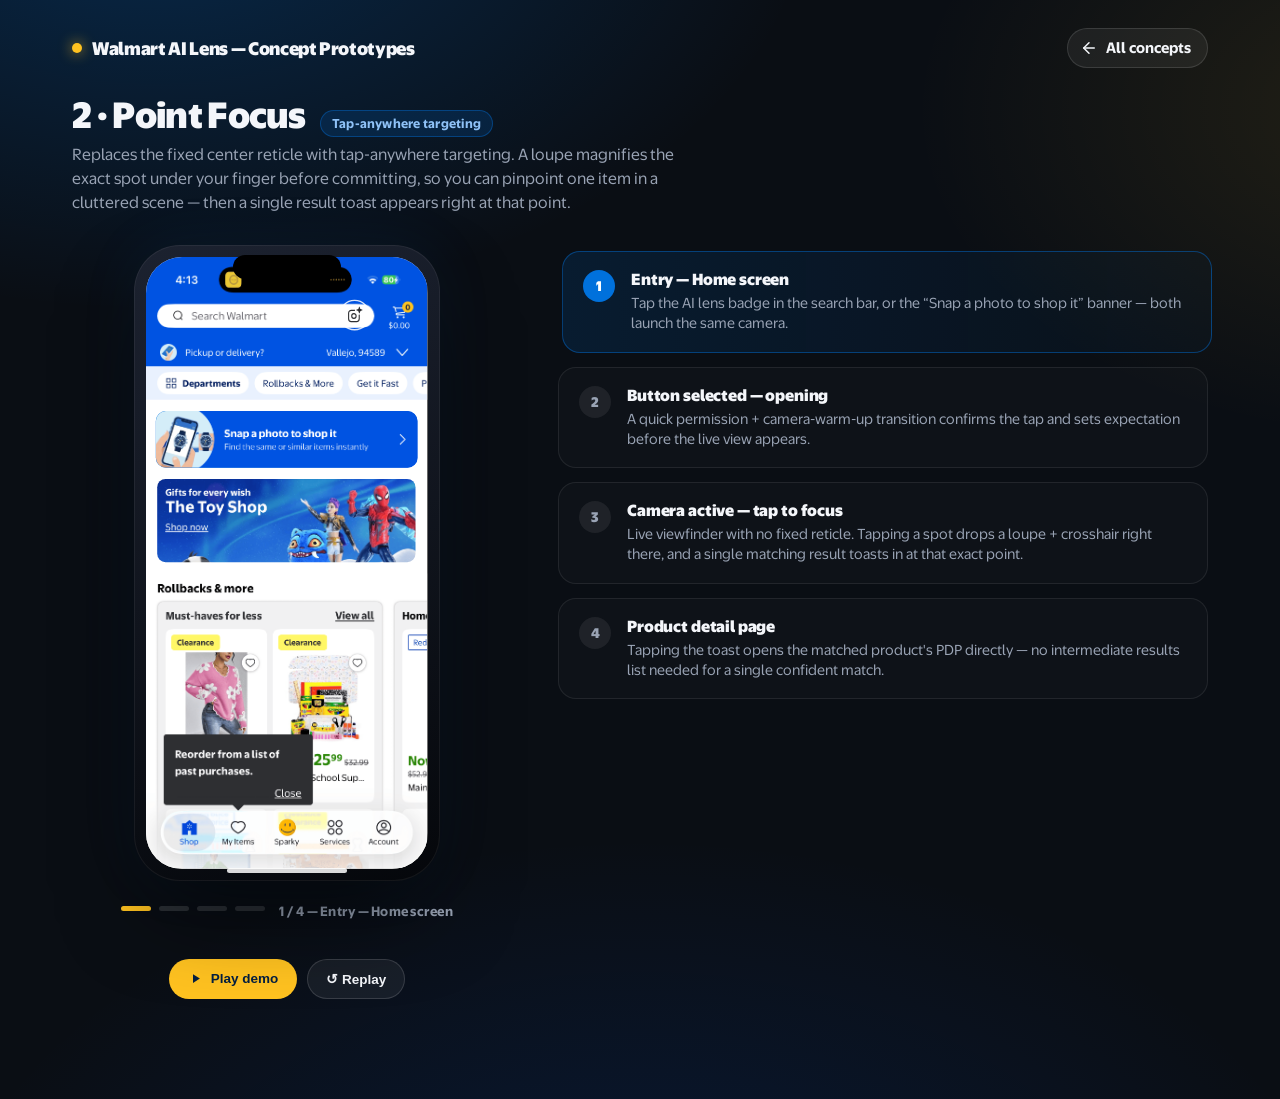
<file: point-focus.html>
<!doctype html>
<html lang="en">
<head>
<meta charset="utf-8">
<meta name="viewport" content="width=device-width, initial-scale=1">
<title>Point Focus — Walmart AI Lens Prototype</title>
<link rel="stylesheet" href="assets/fonts.css">
<link rel="stylesheet" href="assets/styles.css">
</head>
<body>

<div class="topbar">
  <div class="brand"><span class="dot"></span> Walmart AI Lens — Concept Prototypes</div>
  <a href="index.html" class="back-btn">
    <svg viewBox="0 0 24 24" fill="none" stroke="currentColor" stroke-width="2" stroke-linecap="round" stroke-linejoin="round"><line x1="19" y1="12" x2="5" y2="12"/><polyline points="12 19 5 12 12 5"/></svg>
    All concepts
  </a>
</div>

<div class="proto-head">
  <div class="proto-title">
    <h1>2 · Point Focus</h1>
    <span class="badge">Tap-anywhere targeting</span>
  </div>
  <p class="proto-desc">Replaces the fixed center reticle with tap-anywhere targeting. A loupe magnifies the exact spot under your finger before committing, so you can pinpoint one item in a cluttered scene — then a single result toast appears right at that point.</p>
</div>

<div class="stage">
  <div class="phone-wrap">
    <div class="phone">
      <div class="notch"></div>
      <div class="phone-screen">

        <!-- STEP 1 — Entry: Home -->
        <div class="screen" id="s-home">
          <div class="canvas home-canvas" style="overflow:hidden;">
            <!-- replicates Figma node 40:730 exactly: the real app screenshot,
                 sliced into the same three crops, with the camera banner and
                 AI-lens badge composited in at the same positions. -->
            <div style="position:absolute; left:0; top:0; width:402px; height:204.134px; overflow:hidden;">
              <img src="assets/figma/photos/home-banner-bg.png" alt="" style="position:absolute; left:-0.16px; top:0; width:402.32px; height:874.63px; display:block; max-width:none;">
            </div>
            <div class="home-banner" data-advance title="Tap the banner to start" style="left:14.33px; right:14.33px; top:220.13px; height:80.68px; padding:0; border-radius:14.33px;">
              <img src="assets/thumbs/camera-banner.png" alt="Snap a photo to shop it — find the same or similar items instantly" style="width:100%;height:100%;object-fit:cover;display:block;">
            </div>
            <div style="position:absolute; left:16px; top:316.81px; width:369px; height:119px; overflow:hidden; border-radius:12px;">
              <img src="assets/figma/photos/home-banner-bg.png" alt="" style="position:absolute; left:-21.15px; top:-232.84px; width:409.59px; height:896.55px; display:block; max-width:none;">
            </div>
            <div style="position:absolute; left:0; top:451.81px; width:402px; height:422px; overflow:hidden;">
              <img src="assets/figma/photos/home-banner-bg.png" alt="" style="position:absolute; left:-0.16px; top:-452.72px; width:402.32px; height:874.63px; display:block; max-width:none;">
            </div>
            <div data-advance title="Tap the AI lens icon to start" style="position:absolute; left:283.82px; top:68.94px; width:27.76px; height:27.76px; cursor:pointer;">
              <div class="pulse-ring" style="inset:-8px; border-color:rgba(255,255,255,0.85);"></div>
              <img src="assets/figma/icons/ai-lens.svg" alt="AI Lens" style="width:100%; height:100%; display:block;">
            </div>
          </div>
        </div>

        <!-- STEP 2 — Button selected: opening camera -->
        <div class="screen" id="s-opening">
          <div class="canvas">
            <div class="opening-scene">
              <div class="opening-badge"><img src="assets/figma/icons/ai-lens.svg" alt="" style="width:44px;height:44px;"></div>
              <div class="opening-text">Opening camera…</div>
              <div class="opening-bar"><div class="opening-bar-fill"></div></div>
            </div>
          </div>
        </div>

        <!-- STEP 3 — Camera active: Point Focus -->
        <div class="screen" id="s-camera">
          <div class="canvas">
            <div class="scene-photo focus-flicker">
              <img src="assets/figma/photos/pf-table-cluttered.png" alt="" style="left:0;top:0;width:402px;height:874px;">
            </div>
            <div class="camera-live-fx"></div>
            <div class="live-indicator"><span class="rec"></span><span>LIVE</span></div>
            <div class="statusbar" style="z-index:4;"><span>4:19</span><span>80%</span></div>
            <div class="header-row" style="z-index:4;">
              <div class="hdr-chip"><img src="assets/figma/icons/arrow-left.svg" alt="" style="width:23px;height:23px;"></div>
              <div style="flex:1;"></div>
              <div class="hdr-chip"><img src="assets/figma/icons/lightning.svg" alt="" style="width:22px;height:22px;"></div>
            </div>
            <div style="position:absolute; left:16px; right:16px; top:106px; display:flex; justify-content:center; z-index:4;">
              <div style="background:rgba(4,31,65,0.55); padding:8px 16px; border-radius:18px;">
                <span style="color:#fff; font-size:12px; font-weight:700;">Tap anywhere to search that item</span>
              </div>
            </div>

            <!-- tap target + loupe — only appear once the crosshair mode has activated -->
            <div class="fade-in-up pf-target" style="position:absolute; left:166px; top:330px; width:92px; height:92px; border-radius:46px; border:1.5px solid rgba(255,194,32,0.6); z-index:4; animation-delay:1.05s;"></div>
            <div class="fade-in-up pf-target" style="position:absolute; left:180px; top:344px; width:64px; height:64px; border-radius:32px; border:2.5px solid #ffc220; z-index:4; animation-delay:1.05s;">
              <div style="position:absolute; left:29px; top:-14px; width:2px; height:10px; background:#ffc220;"></div>
              <div style="position:absolute; left:-14px; top:29px; width:10px; height:2px; background:#ffc220;"></div>
            </div>
            <div class="fade-in-up pf-target" style="position:absolute; left:122px; top:196px; width:180px; height:180px; border-radius:90px; border:7.2px solid #fff; overflow:hidden; box-shadow:0 14px 36px rgba(0,0,0,0.4); z-index:4; animation-delay:1.05s;">
              <img src="assets/figma/photos/pf-table-cluttered.png" alt="" style="position:absolute; left:-267px; top:-545px; width:677px; height:1473px; display:block; max-width:none; filter:brightness(1.05) contrast(1.05);">
            </div>
            <div class="toast-chip fade-in-up pf-target" style="left:140px; top:438px; z-index:4; animation-delay:1.5s;">Searching this spot…</div>

            <div class="bottom-fade" style="z-index:3;"></div>
            <div class="fade-in-up pf-target" data-advance style="position:absolute; left:122px; top:475px; width:181px; z-index:5; cursor:pointer; animation-delay:2s;">
              <div style="background:#fff; border-radius:20px; box-shadow:0 11px 14px rgba(0,0,0,0.4); display:flex; gap:11px; align-items:center; padding:11px;">
                <div class="match-thumb" style="width:58px;height:58px;"><img src="assets/figma/photos/pf-earbuds-thumb.png" alt=""></div>
                <div>
                  <p class="match-title" style="font-size:13px;">Earbuds Case</p>
                  <p class="match-price" style="font-size:18px; margin-top:2px;">$49.99</p>
                </div>
              </div>
            </div>

            <div class="shutter-row" style="z-index:5; --mode-delay:0.8s;">
              <div class="ring-btn"><img src="assets/figma/icons/camera.svg" alt="" style="width:24px;height:24px;"></div>
              <div class="shutter"></div>
              <div class="ring-btn mode-btn"><img src="assets/figma/icons/crosshair.svg" alt="" style="width:24px;height:24px;"></div>
            </div>
          </div>
        </div>

        <!-- STEP 4 — PDP -->
        <div class="screen" id="s-pdp">
          <div class="canvas pdp-canvas">
            <div class="pdp-hero" style="background:linear-gradient(160deg,#1a1a1a,#3d3d3d);">
              <img src="assets/figma/photos/pf-earbuds-thumb.png" alt="" style="width:240px;height:240px;object-fit:cover;border-radius:20px;box-shadow:0 20px 40px rgba(0,0,0,0.35);">
              <div class="pdp-dots"><span class="on"></span><span></span><span></span></div>
            </div>
            <div class="pdp-scan-badge">
              <svg viewBox="0 0 24 24" fill="none" stroke="currentColor" stroke-width="1.8" stroke-linecap="round" stroke-linejoin="round"><path d="M4 8h3l1.5-2h7L17 8h3a1 1 0 0 1 1 1v9a1 1 0 0 1-1 1H4a1 1 0 0 1-1-1V9a1 1 0 0 1 1-1z"/><circle cx="12" cy="13" r="3.5"/></svg>
              Matched from your scan
            </div>
            <div class="pdp-top-icons">
              <div class="hdr-chip"><img src="assets/figma/icons/arrow-left.svg" alt="" style="width:20px;height:20px;filter:invert(1) brightness(0.2);"></div>
              <div class="hdr-chip"><svg viewBox="0 0 24 24" fill="none" stroke="currentColor" stroke-width="1.8" stroke-linecap="round" stroke-linejoin="round"><path d="M20.8 4.6a5.5 5.5 0 0 0-7.8 0L12 5.6l-1-1a5.5 5.5 0 1 0-7.8 7.8l1 1L12 21l7.8-7.6 1-1a5.5 5.5 0 0 0 0-7.8z"/></svg></div>
            </div>
            <div class="pdp-body">
              <p class="pdp-brand">Soundcore by Anker</p>
              <h2 class="pdp-title">Anker Soundcore Wireless Earbuds Charging Case, Black</h2>
              <div class="pdp-stars">
                <span class="s"><svg viewBox="0 0 24 24" fill="currentColor"><path d="M12 2l3.09 6.26L22 9.27l-5 4.87L18.18 21 12 17.77 5.82 21 7 14.14l-5-4.87 6.91-1.01z"/></svg><svg viewBox="0 0 24 24" fill="currentColor"><path d="M12 2l3.09 6.26L22 9.27l-5 4.87L18.18 21 12 17.77 5.82 21 7 14.14l-5-4.87 6.91-1.01z"/></svg><svg viewBox="0 0 24 24" fill="currentColor"><path d="M12 2l3.09 6.26L22 9.27l-5 4.87L18.18 21 12 17.77 5.82 21 7 14.14l-5-4.87 6.91-1.01z"/></svg><svg viewBox="0 0 24 24" fill="currentColor"><path d="M12 2l3.09 6.26L22 9.27l-5 4.87L18.18 21 12 17.77 5.82 21 7 14.14l-5-4.87 6.91-1.01z"/></svg><svg viewBox="0 0 24 24" fill="currentColor"><path d="M12 2l3.09 6.26L22 9.27l-5 4.87L18.18 21 12 17.77 5.82 21 7 14.14l-5-4.87 6.91-1.01z"/></svg></span>
                <span class="ct">4.7 (2,140)</span>
              </div>
              <p class="pdp-price">$49.99</p>
              <p class="pdp-ship">✓ Free shipping, arrives tomorrow</p>
              <div class="pdp-swatches">
                <div class="pdp-swatch sel" style="background:#fff; overflow:hidden;"><img src="assets/products/case-black.jpg" alt="" style="width:100%;height:100%;object-fit:contain;"></div>
                <div class="pdp-swatch" style="background:#fff; overflow:hidden;"><img src="assets/products/case-leather.webp" alt="" style="width:100%;height:100%;object-fit:contain;"></div>
                <div class="pdp-swatch" style="background:#fff; overflow:hidden;"><img src="assets/products/case-blue.jpg" alt="" style="width:100%;height:100%;object-fit:contain;"></div>
                <div class="pdp-swatch" style="background:#fff; overflow:hidden;"><img src="assets/products/case-orange.jpg" alt="" style="width:100%;height:100%;object-fit:contain;"></div>
              </div>
            </div>
            <div class="pdp-actions">
              <div class="buy">Buy now</div>
              <div class="add">Add to cart</div>
            </div>
          </div>
        </div>

      </div>
      <div class="home-indicator"></div>
    </div>

    <div class="proto-controls">
      <div class="steps"></div>
      <div class="step-label"></div>
      <div class="controls-row">
        <button id="playBtn" class="btn btn-play"></button>
        <button id="replayBtn" class="btn btn-ghost">↺ Replay</button>
      </div>
    </div>
  </div>

  <div>
    <div class="flow-list"></div>
  </div>
</div>

<script src="assets/proto.js"></script>
<script>
  WMProto.init([
    { id:"s-home",    label:"Entry — Home screen",         desc:"Tap the AI lens badge in the search bar, or the “Snap a photo to shop it” banner — both launch the same camera.", duration:2800 },
    { id:"s-opening", label:"Button selected — opening",    desc:"A quick permission + camera-warm-up transition confirms the tap and sets expectation before the live view appears.", duration:1300 },
    { id:"s-camera",  label:"Camera active — tap to focus", desc:"Live viewfinder with no fixed reticle. Tapping a spot drops a loupe + crosshair right there, and a single matching result toasts in at that exact point.", duration:4200 },
    { id:"s-pdp",     label:"Product detail page",          desc:"Tapping the toast opens the matched product's PDP directly — no intermediate results list needed for a single confident match.", duration:5200 }
  ]);
</script>
</body>
</html>
</file>
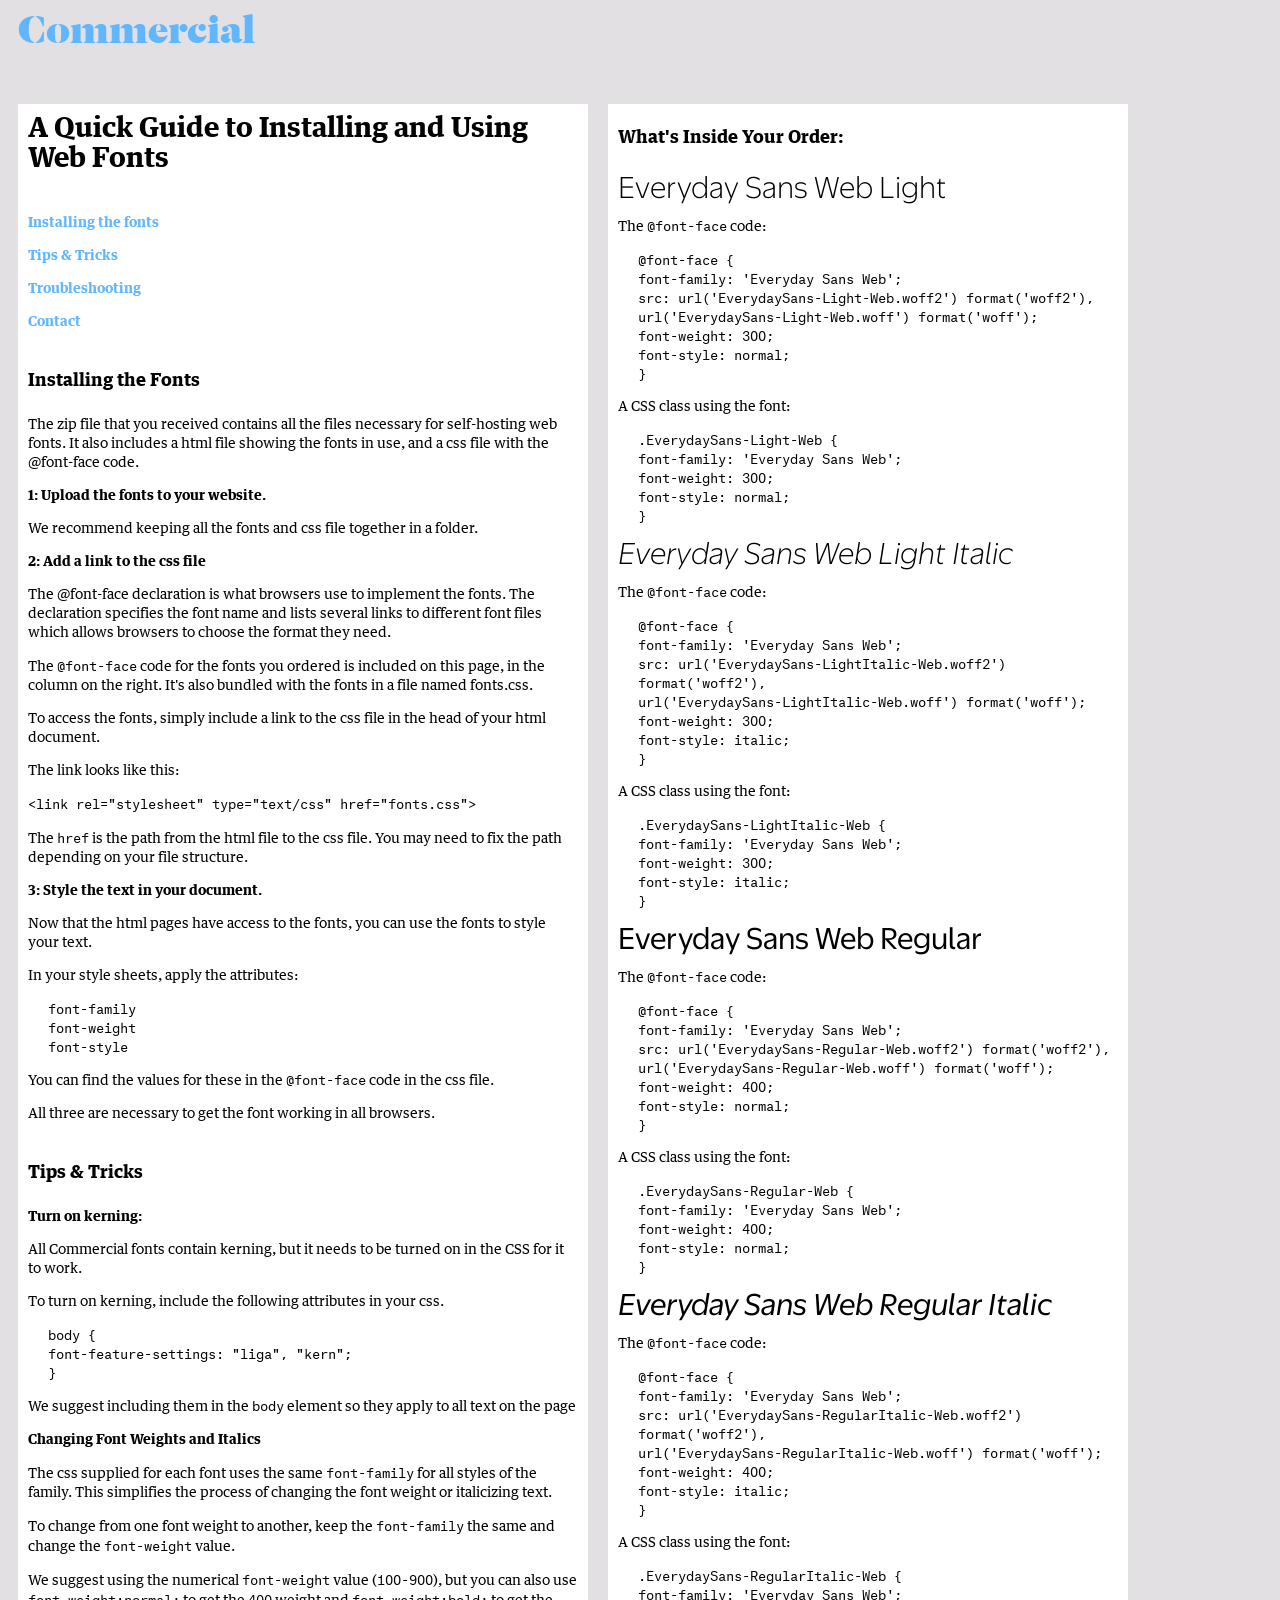
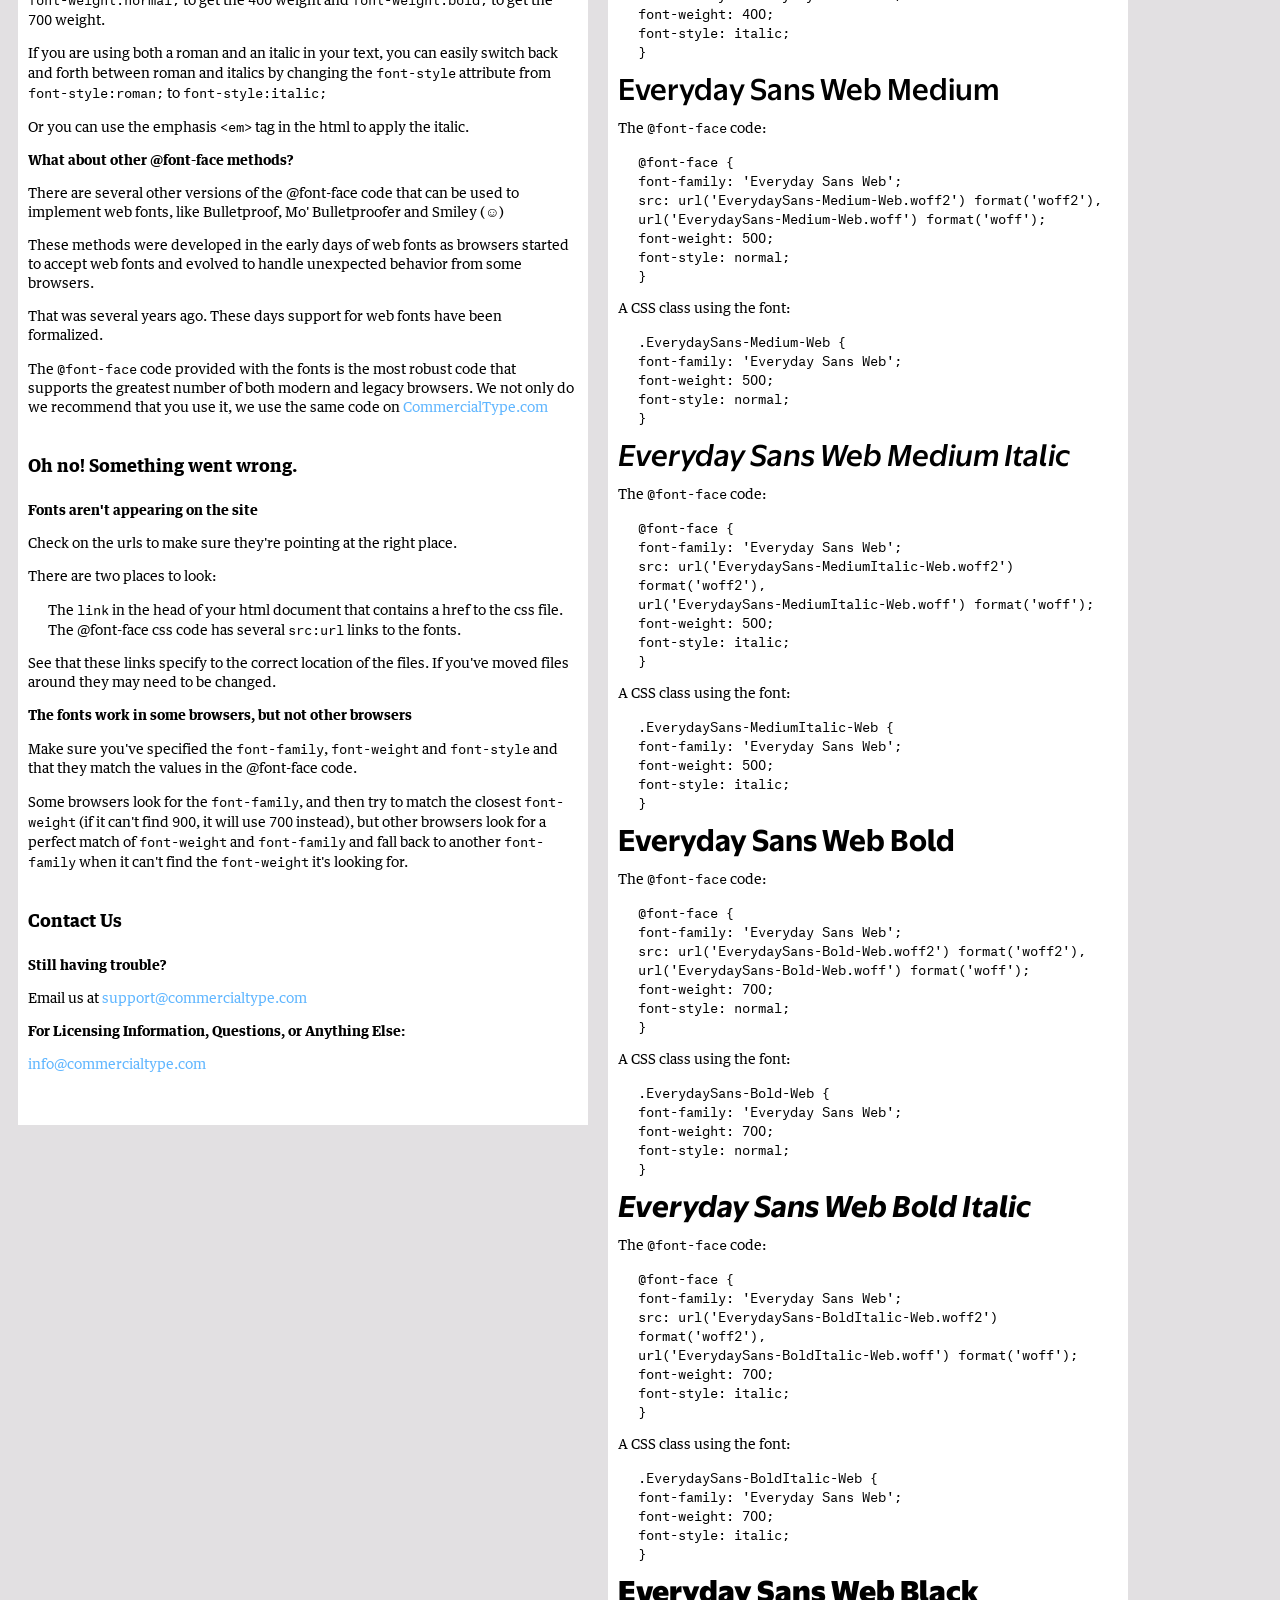
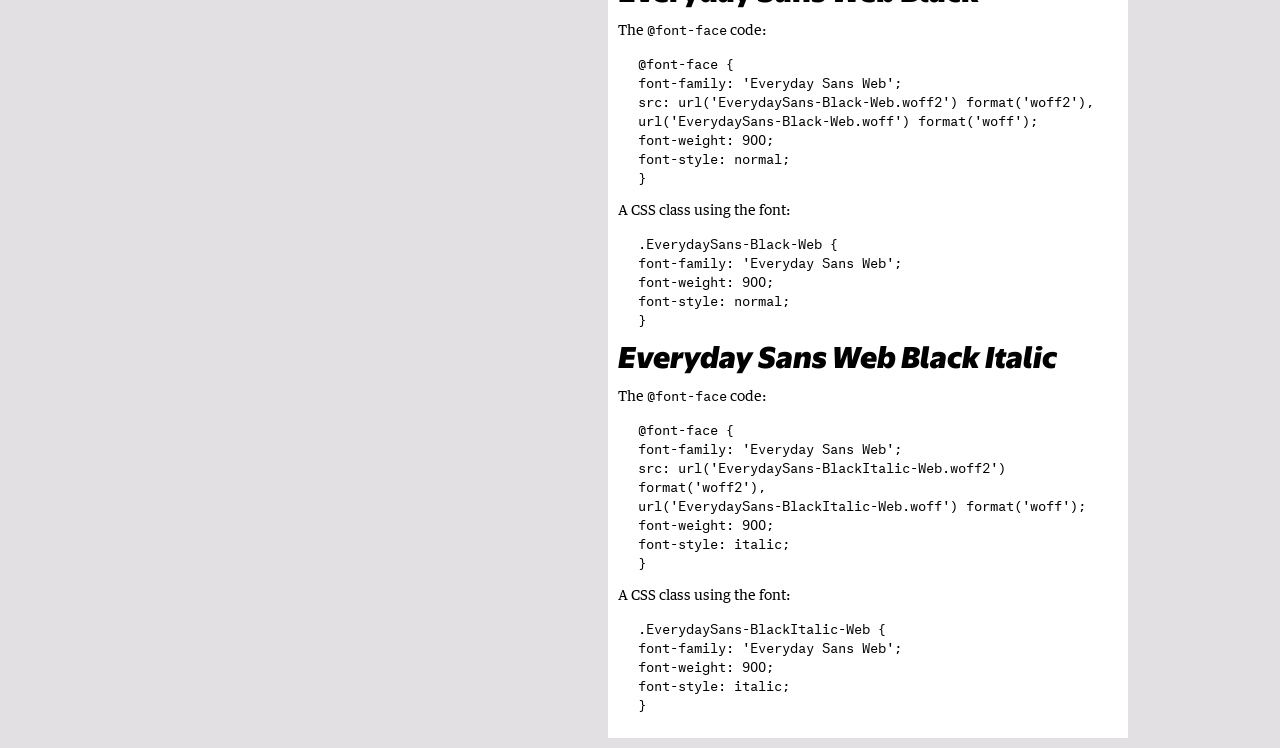
<file: EverydaySans/All/EverydaySans WebFonts/_How To Install Web Fonts.html>
<!DOCTYPE HTML>
<html>
	<head>
		<meta content="text/html; charset=UTF-8" http-equiv="Content-Type" />
		<title>Commercial Type: Installing Web Fonts</title>
		
		<link rel="stylesheet" type="text/css" href="fonts.css">
		
		<style type="text/css">

			@font-face {
			  font-family: 'Commercial';
			  src: url([data-uri]) format('woff');
				font-style: normal;
				font-weight: normal;
				font-stretch: normal;
			}

			@font-face {
			font-family: 'Atlas Typewriter Web';
			src: url([data-uri]) format('woff');
				font-weight: 400;
				font-style: normal;
				font-stretch: normal;
			}
	
			@font-face {
			font-family: 'Guardian Text Egyptian Web';
			src: url([data-uri]) format('woff');
				font-weight: 400;
				font-style: normal;
				font-stretch: normal;
			}

			@font-face {
			font-family: 'Guardian Text Egyptian Web';
			src: url([data-uri]) format('woff');
				font-weight: 700;
				font-style: normal;
				font-stretch: normal;
			}
	

			body {
				background-color:#e2e0e2;
				font-family: "Guardian Text Egyptian Web", Verdana;
				font-size: 14px;
				line-height: 19px;
				font-weight: 400;
			}

			div.left {
				background-color:white;
				width: 550px;
				padding: 10px;
				margin: 10px;
				float:left;
			}
			
			div {
				background-color: white;
				padding: 0px;
				margin: 0px 0px 40px 0px;
			}

			div.right {
				background-color:transparent;
				margin: 0px 0px 0px 0px;
				width: 180px;
				float:left;
			}

			div.order {
				background-color: white;
				padding: 10px;
				margin: 10px;
				width: 500px;
			}

			div.nameplate {
				background-color:transparent;
				padding: 10px;
				margin: 0px;
                margin-bottom: 36px;
				}
			h1.nameplate {
				font-family: "Commercial";
				font-weight: normal;
				font-size: 40px;
				color:#60B6FF;
				margin: 0px;
			}

			h1 {
				font-size: 28px;
				font-weight: 600;
				line-height: 30px;
				margin: 0px;
			}
			

			h2 {
				font-size: 18px;
				font-weight: 600;
				padding: 0px 0px 10px 0px;
			}		
				
			h3 {
				font-size: 14px;
				font-weight: 600;
			}		


			a { text-decoration: none; color: #60B6FF;}
			
			
			strong { 
				font-family: 'Atlas Typewriter Web', Menlo, Monaco, monospace; 
                font-size: 13px;
				font-weight:400;
			}

			
			p.code {
				font-family: 'Atlas Typewriter Web', Menlo, Monaco, monospace; 
                font-size: 13px;
			 	padding-left: 20px;
			}

			ul {
			 	list-style: none;
			 	padding-left: 20px;
			 }



		</style>

	</head>
	<body>
	


<div class='nameplate'>
<h1 class='nameplate'><a href="http://commercialtype.com">Commercial</a></h1>
</div>

<div class="left">

	<div>
		<h1>A Quick Guide to Installing and Using Web Fonts</h1>
	</div>
	
	<!-- TABLE OF CONTENTS -->
	<div>
		<h3><a href="#Installing">Installing the fonts</a></h3>
		<h3><a href="#Tips">Tips &amp; Tricks</a></h3>
		<h3><a href="#Troubleshooting">Troubleshooting</a></h3>
		<h3><a href="#Contact">Contact</a></h3>
	</div>


<div id="Installing">
	<h2>Installing the Fonts</h2>
	<p>The zip file that you received contains all the files necessary for self-hosting web fonts. It also includes a html file showing the fonts in use, and a css file with the @font-face code.</p>

	<!-- UPLOAD THE FONTS -->
	<h3>1: Upload the fonts to your website.</h3>
	<p>We recommend keeping all the fonts and css file together in a folder.</p>

	<!-- LINK TO THE CSS -->
	<h3>2: Add a link to the css file</h3>
	<p>The @font-face declaration is what browsers use to implement the fonts. The declaration specifies the font name and lists several links to different font files which allows browsers to choose the format they need.</p>
	
	<p>The <strong>@font-face</strong> code for the fonts you ordered is included on this page, in the column on the right. It's also bundled with the fonts in a file named fonts.css.

	<p>To access the fonts, simply include a link to the css file in the head of your html document.</p>
	
	<p>The link looks like this:</p>
	<p><strong>&lt;link rel="stylesheet" type="text/css" href="fonts.css"&gt;</strong></p>

	<p>The <strong>href</strong> is the path from the html file to the css file. You may need to fix the path depending on your file structure.</p>

	<!-- STYLE THE TEXT -->
	<h3>3: Style the text in your document.</h3>
	<p>Now that the html pages have access to the fonts, you can use the fonts to style your text.</p> 
	<p>	In your style sheets, apply the attributes:</p>
	<ul>
		<strong>
		<li>font-family</li>
		<li>font-weight</li>
		<li>font-style</li>
		</strong>
	</ul>
	<p>You can find the values for these in the <strong>@font-face</strong> code in the css file.<p>
	<p>All three are necessary to get the font working in all browsers.</p>

</div>



<div id="Tips">
<h2>Tips &amp; Tricks</h2>

	<h3>Turn on kerning:</h3>

		<p>All Commercial fonts contain kerning, but it needs to be turned on in the CSS for it to work.</p>
		<p>To turn on kerning, include the following attributes in your css.</p>

	<p class="code"><strong>
		body {<br>
		font-feature-settings: "liga", "kern";<br>
		}
		</strong></p>

		<p>We suggest including them in the <strong>body</strong> element so they apply to all text on the page</p>


	<h3>Changing Font Weights and Italics</h3>


	<p>The css supplied for each font uses the same <strong>font-family</strong> for all styles of the family. This simplifies the process of changing the font weight or italicizing text.</p>
	
	<p>To change from one font weight to another, keep the <strong>font-family</strong> the same and change the <strong>font-weight</strong> value.</p>
	
	<p>We suggest using the numerical <strong>font-weight</strong> value (<strong>100-900</strong>), but you can also use <strong>font-weight:normal;</strong> to get the <strong>400</strong> weight and <strong>font-weight:bold;</strong> to get the <strong>700</strong> weight.</p>


	<p>If you are using both a roman and an italic in your text, you can easily switch back and forth between roman and italics by changing the <strong>font-style</strong> attribute from <strong>font-style:roman;</strong> to <strong>font-style:italic;</strong></p>
	<p>Or you can use the emphasis <strong>&lt;em&gt;</strong> tag in the html to apply the italic.</p>


	<h3>What about other @font-face methods?</h3>
	<p>There are several other versions of the @font-face code that can be used to implement web fonts, like Bulletproof, Mo' Bulletproofer and Smiley (☺︎)</p>
	<p>These methods were developed in the early days of web fonts as browsers started to accept web fonts and evolved to handle unexpected behavior from some browsers.</p>
	<p>That was several years ago. These days support for web fonts have been formalized.</p> 
	<p>The <strong>@font-face</strong> code provided with the fonts is the most robust code that supports the greatest number of both modern and legacy browsers. We not only do we recommend that you use it, we use the same code on <a href="http://commercialtype.com">CommercialType.com</a></p>

</div>


<div id="Troubleshooting">
	<h2>Oh no! Something went wrong.</h2>

	<h3>Fonts aren't appearing on the site</h3>
	<p>Check on the urls to make sure they're pointing at the right place.</p>
	<p>There are two places to look:</p>
	<ul>
		<li>The <strong>link</strong> in the head of your html document that contains a href to the css file.</li>
		<li>The @font-face css code has several <strong>src:url</strong> links to the fonts.</li>
	</ul>
	<p>See that these links specify to the correct location of the files. If you've moved files around they may need to be changed.</p>
	
	

	<h3>The fonts work in some browsers, but not other browsers</h3>
	
	<p>Make sure you've specified the <strong>font-family</strong>, <strong>font-weight</strong> and <strong>font-style</strong> and that they match the values in the @font-face code.</p>

	<p>Some browsers look for the <strong>font-family</strong>, and then try to match the closest <strong>font-weight</strong> (if it can't find <strong>900</strong>, it will use <strong>700</strong> instead), but other browsers look for a perfect match of <strong>font-weight</strong> and <strong>font-family</strong> and fall back to another <strong>font-family</strong> when it can't find the <strong>font-weight</strong> it's looking for.</p>


</div>

<div id="Contact">
	<h2>Contact Us</h2>
	<h3>Still having trouble?</h3>
	<p>Email us at <a href="mailto:support@commercialtype.com">support@commercialtype.com</a></p>
	<h3>For Licensing Information, Questions, or Anything Else:</h3>
	<p><a href="mailto:info@commercialtype.com">info@commercialtype.com</a></p>
</div>


</div>

<div class="right" >

	<div class="order">
	<h2>What's Inside Your Order:</h2>
	
	<h1 class=EverydaySans-Light-Web>Everyday Sans Web Light</h1>
<p>The <strong>@font-face</strong> code:</p>
<p class='code'><strong>@font-face {<br>
    font-family: 'Everyday Sans Web';<br>
    src: url('EverydaySans-Light-Web.woff2') format('woff2'),<br>
         url('EverydaySans-Light-Web.woff') format('woff');<br>
    font-weight: 300;<br>
    font-style: normal;<br>
    }<br>
</strong></p>
<p>A CSS class using the font:</p>
<p class='code'><strong>.EverydaySans-Light-Web {<br>
    font-family: 'Everyday Sans Web';<br>
    font-weight: 300;<br>
    font-style: normal;<br>
    }<br>
</strong></p>
<h1 class=EverydaySans-LightItalic-Web>Everyday Sans Web Light Italic</h1>
<p>The <strong>@font-face</strong> code:</p>
<p class='code'><strong>@font-face {<br>
    font-family: 'Everyday Sans Web';<br>
    src: url('EverydaySans-LightItalic-Web.woff2') format('woff2'),<br>
         url('EverydaySans-LightItalic-Web.woff') format('woff');<br>
    font-weight: 300;<br>
    font-style: italic;<br>
    }<br>
</strong></p>
<p>A CSS class using the font:</p>
<p class='code'><strong>.EverydaySans-LightItalic-Web {<br>
    font-family: 'Everyday Sans Web';<br>
    font-weight: 300;<br>
    font-style: italic;<br>
    }<br>
</strong></p>
<h1 class=EverydaySans-Regular-Web>Everyday Sans Web Regular</h1>
<p>The <strong>@font-face</strong> code:</p>
<p class='code'><strong>@font-face {<br>
    font-family: 'Everyday Sans Web';<br>
    src: url('EverydaySans-Regular-Web.woff2') format('woff2'),<br>
         url('EverydaySans-Regular-Web.woff') format('woff');<br>
    font-weight: 400;<br>
    font-style: normal;<br>
    }<br>
</strong></p>
<p>A CSS class using the font:</p>
<p class='code'><strong>.EverydaySans-Regular-Web {<br>
    font-family: 'Everyday Sans Web';<br>
    font-weight: 400;<br>
    font-style: normal;<br>
    }<br>
</strong></p>
<h1 class=EverydaySans-RegularItalic-Web>Everyday Sans Web Regular Italic</h1>
<p>The <strong>@font-face</strong> code:</p>
<p class='code'><strong>@font-face {<br>
    font-family: 'Everyday Sans Web';<br>
    src: url('EverydaySans-RegularItalic-Web.woff2') format('woff2'),<br>
         url('EverydaySans-RegularItalic-Web.woff') format('woff');<br>
    font-weight: 400;<br>
    font-style: italic;<br>
    }<br>
</strong></p>
<p>A CSS class using the font:</p>
<p class='code'><strong>.EverydaySans-RegularItalic-Web {<br>
    font-family: 'Everyday Sans Web';<br>
    font-weight: 400;<br>
    font-style: italic;<br>
    }<br>
</strong></p>
<h1 class=EverydaySans-Medium-Web>Everyday Sans Web Medium</h1>
<p>The <strong>@font-face</strong> code:</p>
<p class='code'><strong>@font-face {<br>
    font-family: 'Everyday Sans Web';<br>
    src: url('EverydaySans-Medium-Web.woff2') format('woff2'),<br>
         url('EverydaySans-Medium-Web.woff') format('woff');<br>
    font-weight: 500;<br>
    font-style: normal;<br>
    }<br>
</strong></p>
<p>A CSS class using the font:</p>
<p class='code'><strong>.EverydaySans-Medium-Web {<br>
    font-family: 'Everyday Sans Web';<br>
    font-weight: 500;<br>
    font-style: normal;<br>
    }<br>
</strong></p>
<h1 class=EverydaySans-MediumItalic-Web>Everyday Sans Web Medium Italic</h1>
<p>The <strong>@font-face</strong> code:</p>
<p class='code'><strong>@font-face {<br>
    font-family: 'Everyday Sans Web';<br>
    src: url('EverydaySans-MediumItalic-Web.woff2') format('woff2'),<br>
         url('EverydaySans-MediumItalic-Web.woff') format('woff');<br>
    font-weight: 500;<br>
    font-style: italic;<br>
    }<br>
</strong></p>
<p>A CSS class using the font:</p>
<p class='code'><strong>.EverydaySans-MediumItalic-Web {<br>
    font-family: 'Everyday Sans Web';<br>
    font-weight: 500;<br>
    font-style: italic;<br>
    }<br>
</strong></p>
<h1 class=EverydaySans-Bold-Web>Everyday Sans Web Bold</h1>
<p>The <strong>@font-face</strong> code:</p>
<p class='code'><strong>@font-face {<br>
    font-family: 'Everyday Sans Web';<br>
    src: url('EverydaySans-Bold-Web.woff2') format('woff2'),<br>
         url('EverydaySans-Bold-Web.woff') format('woff');<br>
    font-weight: 700;<br>
    font-style: normal;<br>
    }<br>
</strong></p>
<p>A CSS class using the font:</p>
<p class='code'><strong>.EverydaySans-Bold-Web {<br>
    font-family: 'Everyday Sans Web';<br>
    font-weight: 700;<br>
    font-style: normal;<br>
    }<br>
</strong></p>
<h1 class=EverydaySans-BoldItalic-Web>Everyday Sans Web Bold Italic</h1>
<p>The <strong>@font-face</strong> code:</p>
<p class='code'><strong>@font-face {<br>
    font-family: 'Everyday Sans Web';<br>
    src: url('EverydaySans-BoldItalic-Web.woff2') format('woff2'),<br>
         url('EverydaySans-BoldItalic-Web.woff') format('woff');<br>
    font-weight: 700;<br>
    font-style: italic;<br>
    }<br>
</strong></p>
<p>A CSS class using the font:</p>
<p class='code'><strong>.EverydaySans-BoldItalic-Web {<br>
    font-family: 'Everyday Sans Web';<br>
    font-weight: 700;<br>
    font-style: italic;<br>
    }<br>
</strong></p>
<h1 class=EverydaySans-Black-Web>Everyday Sans Web Black</h1>
<p>The <strong>@font-face</strong> code:</p>
<p class='code'><strong>@font-face {<br>
    font-family: 'Everyday Sans Web';<br>
    src: url('EverydaySans-Black-Web.woff2') format('woff2'),<br>
         url('EverydaySans-Black-Web.woff') format('woff');<br>
    font-weight: 900;<br>
    font-style: normal;<br>
    }<br>
</strong></p>
<p>A CSS class using the font:</p>
<p class='code'><strong>.EverydaySans-Black-Web {<br>
    font-family: 'Everyday Sans Web';<br>
    font-weight: 900;<br>
    font-style: normal;<br>
    }<br>
</strong></p>
<h1 class=EverydaySans-BlackItalic-Web>Everyday Sans Web Black Italic</h1>
<p>The <strong>@font-face</strong> code:</p>
<p class='code'><strong>@font-face {<br>
    font-family: 'Everyday Sans Web';<br>
    src: url('EverydaySans-BlackItalic-Web.woff2') format('woff2'),<br>
         url('EverydaySans-BlackItalic-Web.woff') format('woff');<br>
    font-weight: 900;<br>
    font-style: italic;<br>
    }<br>
</strong></p>
<p>A CSS class using the font:</p>
<p class='code'><strong>.EverydaySans-BlackItalic-Web {<br>
    font-family: 'Everyday Sans Web';<br>
    font-weight: 900;<br>
    font-style: italic;<br>
    }<br>
</strong></p>


	</div>

</div>
</file>
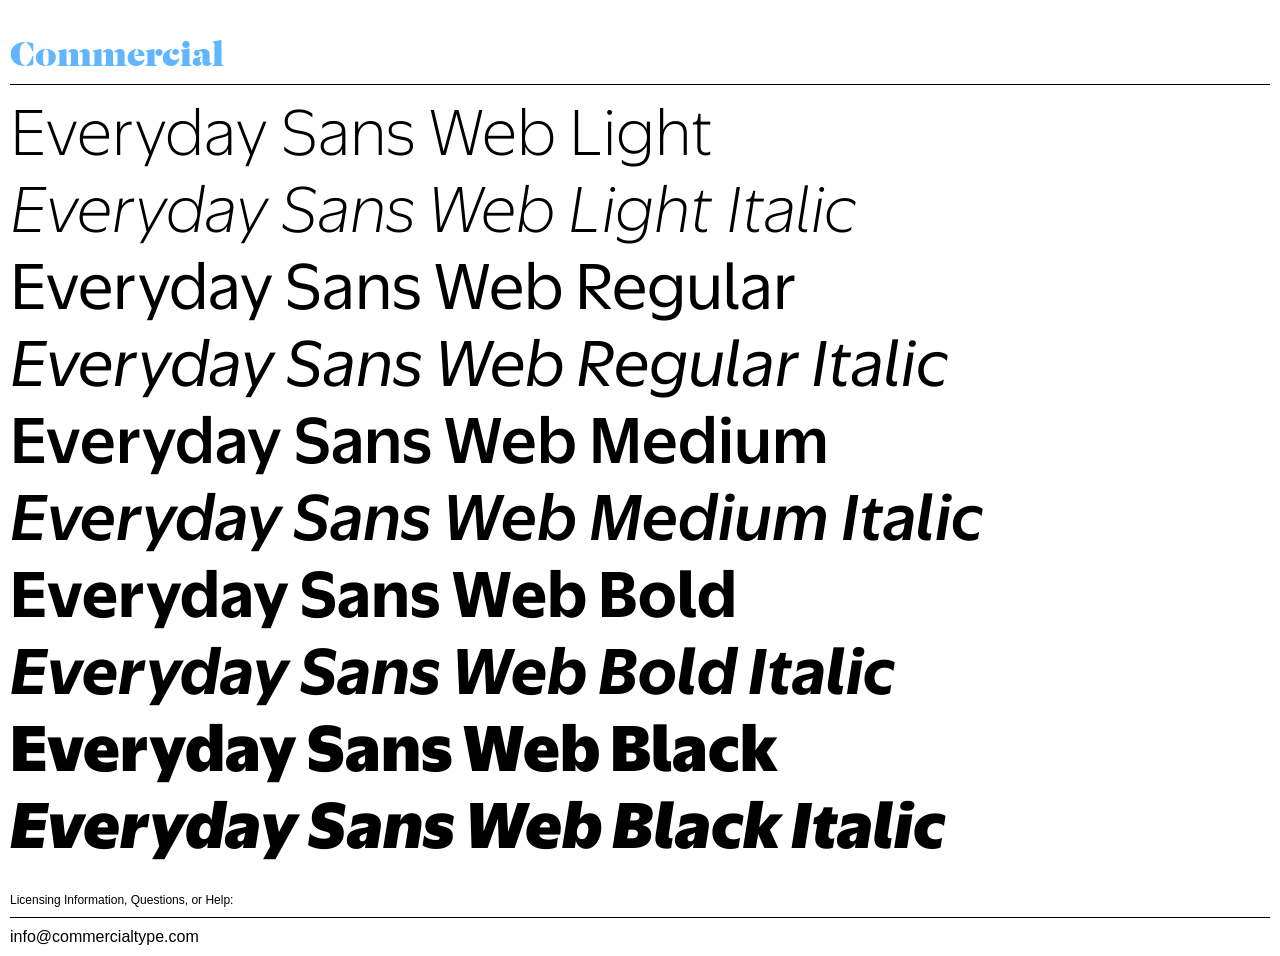
<file: EverydaySans/All/EverydaySans WebFonts/font_preview.html>
<!DOCTYPE HTML>
<html>
	<head>
		<meta content="text/html; charset=UTF-8" http-equiv="Content-Type" />
		<title>Commercial Type Web Fonts</title>
		<link rel="stylesheet" type="text/css" media="screen,projection" href="fonts.css" />

		<style type="text/css">

			
			
			@font-face {
			  font-family: 'Commercial';
			  src: url([data-uri]) format('woff');
				font-style: normal;
				font-weight: normal;
			}

			body {
				background-color: white;
				padding: 10px;
				margin: 0px;
				font-family: Helvetica;
				font-feature-settings: "liga", "kern";
			}

			h1 {
				font-family: Helvetica;
				font-weight: normal;
				font-size: 24px;
				margin: 30px 0px 10px 0px;
				padding: 0px 0px 10px 0px;
				border-bottom: 1px solid black;
			}
			
			h1.nameplate {
				font-family: "Commercial";
				font-weight: normal;
				font-size: 36px;
				color:#60B6FF;
				margin: 30px 0px 10px 0px;
				padding: 0px 0px 10px 0px;
				border-bottom: 1px solid black;
			}

			h3 {
				font-family: Helvetica;
				font-weight: normal;
				font-size: 12px;
				margin: 30px 0px 10px 0px;
				padding: 0px 0px 10px 0px;
				border-bottom: 1px solid black;
			}


			p {
				font-size:60px;
				margin: 0px 0px 2px 0px;
				
				
				
			}

 			p.slider {
				font-size: 18px;
			}

			a {
				text-decoration: none;
				color: black;
			}
			
			pre {
				font-family: Menlo, Monaco, monospace;
				font-size: 12px;
			}

		</style>

	</head>
	<body>

		<h1 class='nameplate'>Commercial</h1>


		
		<p contentEditable='true' class='EverydaySans-Light-Web'>Everyday Sans Web Light</p>
		<p contentEditable='true' class='EverydaySans-LightItalic-Web'>Everyday Sans Web Light Italic</p>
		<p contentEditable='true' class='EverydaySans-Regular-Web'>Everyday Sans Web Regular</p>
		<p contentEditable='true' class='EverydaySans-RegularItalic-Web'>Everyday Sans Web Regular Italic</p>
		<p contentEditable='true' class='EverydaySans-Medium-Web'>Everyday Sans Web Medium</p>
		<p contentEditable='true' class='EverydaySans-MediumItalic-Web'>Everyday Sans Web Medium Italic</p>
		<p contentEditable='true' class='EverydaySans-Bold-Web'>Everyday Sans Web Bold</p>
		<p contentEditable='true' class='EverydaySans-BoldItalic-Web'>Everyday Sans Web Bold Italic</p>
		<p contentEditable='true' class='EverydaySans-Black-Web'>Everyday Sans Web Black</p>
		<p contentEditable='true' class='EverydaySans-BlackItalic-Web'>Everyday Sans Web Black Italic</p>



		<h3>Licensing Information, Questions, or Help:</h3>
		<a href="mailto:info@commercialtype.com">info@commercialtype.com</a>

	</body>
</html>
</file>
<file: assets/fonts.css>
@font-face {
  font-family: "Everyday Sans";
  src: url("fonts/EverydaySans-Light.woff2") format("woff2");
  font-weight: 300;
  font-style: normal;
  font-display: swap;
}
@font-face {
  font-family: "Everyday Sans";
  src: url("fonts/EverydaySans-Regular.woff2") format("woff2");
  font-weight: 400;
  font-style: normal;
  font-display: swap;
}
@font-face {
  font-family: "Everyday Sans";
  src: url("fonts/EverydaySans-Medium.woff2") format("woff2");
  font-weight: 500;
  font-style: normal;
  font-display: swap;
}
@font-face {
  font-family: "Everyday Sans";
  src: url("fonts/EverydaySans-Bold.woff2") format("woff2");
  font-weight: 700;
  font-style: normal;
  font-display: swap;
}
@font-face {
  font-family: "Everyday Sans";
  src: url("fonts/EverydaySans-Black.woff2") format("woff2");
  font-weight: 900;
  font-style: normal;
  font-display: swap;
}
</file>
<file: assets/styles.css>
/* ============================================================
   Walmart AI Lens — Prototype shared styles
   ============================================================ */

:root{
  --wm-blue-dark:#041f41;
  --wm-blue:#0071dc;
  --wm-blue-deep:#0053e2;
  --wm-blue-light:#4aa3f0;
  --wm-yellow:#ffc220;
  --wm-ink:#1c1c1c;
  --wm-gray:#767676;
  --wm-gray-light:#ececec;
  --wm-bg:#0a0e14;
  --wm-bg-soft:#0f1420;
  --wm-card:#121826;
  --wm-card-border:rgba(255,255,255,0.08);
  --wm-text:#f4f6fa;
  --wm-text-dim:#9aa4b5;
  --radius-lg:28px;
  --ease:cubic-bezier(.22,.9,.32,1);
  --ease-soft:cubic-bezier(.4,0,.2,1);
  --proto-scale:0.7;
  --bezel:12px;
}

*{box-sizing:border-box;}
html,body{margin:0;padding:0;}
body{
  font-family:"Everyday Sans", -apple-system, BlinkMacSystemFont, "Segoe UI", Roboto, sans-serif;
  background:
    radial-gradient(1100px 700px at 12% -10%, rgba(0,113,220,0.28), transparent 60%),
    radial-gradient(900px 600px at 110% 10%, rgba(255,194,32,0.10), transparent 55%),
    radial-gradient(1200px 800px at 50% 120%, rgba(0,83,226,0.18), transparent 60%),
    var(--wm-bg);
  color:var(--wm-text);
  min-height:100vh;
  -webkit-font-smoothing:antialiased;
}

a{color:inherit;text-decoration:none;}

/* ---------- Top chrome shared by index + prototype pages ---------- */
.topbar{
  display:flex;
  align-items:center;
  justify-content:space-between;
  max-width:1200px;
  margin:0 auto;
  padding:28px 32px 0;
}
.brand{
  display:flex;
  align-items:center;
  gap:10px;
  font-weight:900;
  letter-spacing:-0.02em;
  font-size:17px;
}
.brand .dot{
  width:10px;height:10px;border-radius:50%;
  background:var(--wm-yellow);
  box-shadow:0 0 14px rgba(255,194,32,0.8);
}
.back-btn{
  display:inline-flex;
  align-items:center;
  gap:8px;
  padding:10px 16px 10px 12px;
  border-radius:999px;
  background:rgba(255,255,255,0.06);
  border:1px solid rgba(255,255,255,0.12);
  font-size:14px;
  font-weight:700;
  color:var(--wm-text);
  cursor:pointer;
  transition:background .2s var(--ease-soft), transform .2s var(--ease-soft);
}
.back-btn:hover{background:rgba(255,255,255,0.12); transform:translateX(-2px);}
.back-btn svg{width:18px;height:18px;}

/* ============================================================
   INDEX PAGE
   ============================================================ */
.index-hero{
  max-width:1200px;
  margin:0 auto;
  padding:64px 32px 8px;
}
.eyebrow{
  display:inline-flex;
  align-items:center;
  gap:8px;
  font-size:12.5px;
  font-weight:700;
  letter-spacing:0.08em;
  text-transform:uppercase;
  color:var(--wm-yellow);
  background:rgba(255,194,32,0.1);
  border:1px solid rgba(255,194,32,0.25);
  padding:7px 14px;
  border-radius:999px;
  margin-bottom:22px;
}
.index-hero h1{
  font-size:clamp(32px,4.4vw,52px);
  font-weight:900;
  letter-spacing:-0.03em;
  line-height:1.05;
  margin:0 0 16px;
  max-width:720px;
}
.index-hero h1 span{color:var(--wm-blue-light);}
.index-hero p{
  font-size:17px;
  line-height:1.6;
  color:var(--wm-text-dim);
  max-width:600px;
  margin:0 0 8px;
  font-weight:400;
}

.grid{
  max-width:1200px;
  margin:0 auto;
  padding:40px 32px 100px;
  display:grid;
  grid-template-columns:repeat(2,1fr);
  gap:24px;
}
@media (max-width:860px){ .grid{grid-template-columns:1fr;} }

.card{
  position:relative;
  background:linear-gradient(180deg, var(--wm-card), #0c111c);
  border:1px solid var(--wm-card-border);
  border-radius:24px;
  padding:28px 28px 24px;
  overflow:hidden;
  transition:transform .35s var(--ease), border-color .35s var(--ease), box-shadow .35s var(--ease);
}
.card:hover{
  transform:translateY(-4px);
  border-color:rgba(255,255,255,0.18);
  box-shadow:0 24px 60px -20px rgba(0,0,0,0.6);
}
.card .glow{
  position:absolute; inset:-40% -40% auto auto; width:260px; height:260px;
  border-radius:50%; filter:blur(60px); opacity:.35; pointer-events:none;
}
.card-top{
  display:flex;
  align-items:flex-start;
  justify-content:space-between;
  gap:16px;
  margin-bottom:18px;
  position:relative;
  z-index:1;
}
.card-num{
  font-size:13px;
  font-weight:700;
  color:var(--wm-text-dim);
  letter-spacing:0.04em;
}
.card-thumb{
  width:100%;
  aspect-ratio:402/560;
  max-height:240px;
  border-radius:16px;
  margin:4px 0 20px;
  position:relative;
  overflow:hidden;
  border:1px solid rgba(255,255,255,0.08);
}
.card h3{
  font-size:21px;
  font-weight:900;
  letter-spacing:-0.01em;
  margin:0 0 8px;
  position:relative; z-index:1;
}
.card p{
  font-size:14px;
  line-height:1.55;
  color:var(--wm-text-dim);
  margin:0 0 22px;
  position:relative; z-index:1;
  min-height:66px;
}
.card-actions{
  display:flex;
  align-items:center;
  gap:10px;
  position:relative; z-index:1;
}
.btn{
  display:inline-flex;
  align-items:center;
  gap:8px;
  padding:11px 18px;
  border-radius:999px;
  font-size:13.5px;
  font-weight:700;
  cursor:pointer;
  border:1px solid transparent;
  transition:transform .2s var(--ease-soft), filter .2s var(--ease-soft), background .2s;
}
.btn:hover{transform:translateY(-1px);}
.btn-primary{background:var(--wm-blue); color:#fff;}
.btn-primary:hover{filter:brightness(1.1);}
.btn-ghost{background:rgba(255,255,255,0.06); color:var(--wm-text); border-color:rgba(255,255,255,0.14);}
.btn-ghost:hover{background:rgba(255,255,255,0.12);}
.btn-play{background:var(--wm-yellow); color:var(--wm-blue-dark);}
.btn-play:hover{filter:brightness(1.06);}
.btn svg{width:15px;height:15px;}

.footer-note{
  max-width:1200px;
  margin:0 auto;
  padding:0 32px 60px;
  color:var(--wm-text-dim);
  font-size:13px;
  border-top:1px solid rgba(255,255,255,0.08);
  padding-top:24px;
}

/* ============================================================
   PROTOTYPE PAGE
   ============================================================ */
.proto-head{
  max-width:1200px;
  margin:0 auto;
  padding:4px 32px 0;
}
.proto-title{
  display:flex;
  align-items:baseline;
  gap:14px;
  margin:22px 0 6px;
  flex-wrap:wrap;
}
.proto-title h1{
  font-size:clamp(24px,3vw,34px);
  font-weight:900;
  letter-spacing:-0.02em;
  margin:0;
}
.proto-title .badge{
  font-size:12px;
  font-weight:700;
  padding:5px 11px;
  border-radius:999px;
  background:rgba(0,113,220,0.16);
  border:1px solid rgba(0,113,220,0.4);
  color:#8fc2f7;
  letter-spacing:0.02em;
}
.proto-desc{
  max-width:620px;
  color:var(--wm-text-dim);
  font-size:15px;
  line-height:1.6;
  margin:0 0 30px;
}

.stage{
  max-width:1200px;
  margin:0 auto;
  padding:0 32px 100px;
  display:grid;
  grid-template-columns:minmax(0,430px) 1fr;
  gap:56px;
  align-items:start;
}
@media (max-width:900px){
  .stage{grid-template-columns:1fr; justify-items:center;}
}

/* --- phone frame --- */
.phone-wrap{
  display:flex;
  flex-direction:column;
  align-items:center;
  gap:22px;
}
.phone{
  position:relative;
  width:calc(402px * var(--proto-scale) + var(--bezel) * 2);
  height:calc(874px * var(--proto-scale) + var(--bezel) * 2);
  border-radius:46px;
  padding:var(--bezel);
  background:linear-gradient(160deg,#1c2230,#05070b);
  box-shadow:
    0 40px 90px -20px rgba(0,0,0,0.65),
    0 0 0 1px rgba(255,255,255,0.06) inset,
    0 0 60px rgba(0,113,220,0.08);
}
.phone-screen{
  position:relative;
  width:calc(402px * var(--proto-scale));
  height:calc(874px * var(--proto-scale));
  border-radius:36px;
  overflow:hidden;
  background:#000;
  isolation:isolate;
}
.notch{
  position:absolute;
  top:10px; left:50%;
  transform:translateX(-50%);
  width:108px; height:24px;
  background:#000;
  border-radius:16px;
  z-index:50;
}
.home-indicator{
  position:absolute;
  bottom:8px; left:50%;
  transform:translateX(-50%);
  width:120px; height:4.5px;
  border-radius:3px;
  background:rgba(255,255,255,0.85);
  z-index:50;
}

/* --- screen state system --- */
.screen{
  position:absolute; inset:0;
  opacity:0;
  pointer-events:none;
  transform:scale(1.015);
  transition:opacity .5s var(--ease), transform .6s var(--ease);
}
.screen.active{
  opacity:1;
  pointer-events:auto;
  transform:scale(1);
  z-index:5;
}
.screen.leaving{
  z-index:4;
}
.canvas{
  position:absolute;
  top:0; left:0;
  width:402px;
  height:874px;
  transform:scale(var(--proto-scale));
  transform-origin:top left;
}

/* shared status bar across screens */
.statusbar{
  position:absolute; top:0; left:0; right:0; height:47px;
  display:flex; align-items:center; justify-content:space-between;
  padding:0 24px;
  z-index:40;
  font-size:14px; font-weight:600; letter-spacing:-0.02em;
  color:#fff;
}
.statusbar.dark-ink{color:var(--wm-blue-dark);}

/* progress + controls under phone */
.proto-controls{
  display:flex;
  align-items:center;
  gap:14px;
  flex-wrap:wrap;
  justify-content:center;
}
.steps{
  display:flex;
  gap:8px;
  margin-bottom:4px;
}
.step-dot{
  width:30px; height:5px; border-radius:3px;
  background:rgba(255,255,255,0.14);
  transition:background .3s var(--ease-soft);
}
.step-dot.done{background:var(--wm-blue-light);}
.step-dot.current{background:var(--wm-yellow);}

.step-label{
  font-size:12.5px;
  font-weight:700;
  color:var(--wm-text-dim);
  letter-spacing:0.02em;
  text-align:center;
  min-height:16px;
}

/* --- right column: annotated steps --- */
.flow-list{
  display:flex;
  flex-direction:column;
  gap:14px;
  padding-top:6px;
}
.flow-item{
  display:flex;
  gap:16px;
  align-items:flex-start;
  padding:18px 20px;
  border-radius:18px;
  border:1px solid var(--wm-card-border);
  background:rgba(255,255,255,0.02);
  cursor:pointer;
  transition:background .25s var(--ease-soft), border-color .25s var(--ease-soft), transform .25s var(--ease-soft);
}
.flow-item:hover{background:rgba(255,255,255,0.05);}
.flow-item.active{
  background:linear-gradient(90deg, rgba(0,113,220,0.14), rgba(0,113,220,0.03));
  border-color:rgba(0,113,220,0.45);
  transform:translateX(4px);
}
.flow-num{
  flex:0 0 auto;
  width:32px; height:32px;
  border-radius:50%;
  display:flex; align-items:center; justify-content:center;
  font-size:13px; font-weight:800;
  background:rgba(255,255,255,0.07);
  color:var(--wm-text-dim);
  transition:background .25s, color .25s;
}
.flow-item.active .flow-num{background:var(--wm-blue); color:#fff;}
.flow-item.done .flow-num{background:rgba(255,194,32,0.18); color:var(--wm-yellow);}
.flow-body h4{margin:0 0 4px; font-size:15px; font-weight:800; letter-spacing:-0.01em;}
.flow-body p{margin:0; font-size:13.5px; color:var(--wm-text-dim); line-height:1.5;}

.controls-row{
  display:flex;
  gap:10px;
  margin-top:26px;
  flex-wrap:wrap;
}

/* ============================================================
   Reusable in-phone UI building blocks
   ============================================================ */
.pill-search{
  position:absolute; left:16px; right:16px; top:58px; height:38px;
  display:flex; align-items:center; gap:10px;
  background:rgba(255,255,255,0.95);
  border-radius:19px;
  padding:0 8px 0 14px;
  z-index:30;
}
.pill-search .ph{
  color:var(--wm-gray); font-size:14px; font-weight:500; flex:1;
}
.pill-search .cam-chip{
  width:30px;height:30px;border-radius:50%;
  display:flex;align-items:center;justify-content:center;
  background:var(--wm-blue-deep);
  transition:transform .25s var(--ease-soft), box-shadow .25s var(--ease-soft);
}
.pill-search .cam-chip svg{width:16px;height:16px;}

.ring-btn{
  width:44px;height:44px;border-radius:22px;
  display:flex;align-items:center;justify-content:center;
  background:rgba(255,255,255,0.14);
  border:1px solid rgba(255,255,255,0.4);
  backdrop-filter:blur(6px);
}
.ring-btn svg{width:22px;height:22px;}

.shutter-row{
  position:absolute; left:0; right:0; bottom:28px; height:66px;
  display:flex; align-items:center; justify-content:center; gap:46px;
  z-index:30;
}
.shutter{
  width:66px;height:66px;border-radius:50%;
  background:radial-gradient(circle at 35% 30%, #fff, #e4e4e4 70%);
  border:4px solid rgba(255,255,255,0.9);
  box-shadow:0 6px 18px rgba(0,0,0,0.4);
  transition:transform .15s var(--ease-soft);
}
.shutter:active{transform:scale(0.92);}

.toast-chip{
  position:absolute;
  background:var(--wm-blue-dark);
  color:#fff;
  font-size:11px;
  font-weight:800;
  letter-spacing:0.02em;
  padding:7px 14px;
  border-radius:16px;
  box-shadow:0 8px 18px rgba(0,0,0,0.35);
  white-space:nowrap;
}

.pulse-ring{
  position:absolute;
  border-radius:50%;
  border:2px solid rgba(255,194,32,0.9);
  animation:pulseRing 1.8s var(--ease-soft) infinite;
}
@keyframes pulseRing{
  0%{transform:scale(0.85); opacity:0.9;}
  70%{transform:scale(1.4); opacity:0;}
  100%{transform:scale(1.4); opacity:0;}
}

.scanline{
  position:absolute; left:6%; right:6%; height:2px;
  background:linear-gradient(90deg, transparent, rgba(255,255,255,0.9), transparent);
  filter:drop-shadow(0 0 6px rgba(255,255,255,0.8));
  animation:scanMove 2.2s ease-in-out infinite;
}
@keyframes scanMove{
  0%{top:26%; opacity:0;}
  10%{opacity:1;}
  50%{top:62%;}
  90%{opacity:1;}
  100%{top:26%; opacity:0;}
}

.shimmer{
  background:linear-gradient(100deg, rgba(255,255,255,0) 30%, rgba(255,255,255,0.5) 50%, rgba(255,255,255,0) 70%);
  background-size:200% 100%;
  animation:shimmerMove 2.4s ease-in-out infinite;
}
@keyframes shimmerMove{
  0%{background-position:200% 0;}
  100%{background-position:-200% 0;}
}

.sheet{
  position:absolute; left:0; right:0; bottom:0;
  background:#fff;
  border-radius:24px 24px 0 0;
  box-shadow:0 -4px 24px rgba(0,0,0,0.25);
  transform:translateY(100%);
  transition:transform .55s var(--ease);
  z-index:35;
}
.sheet.up{transform:translateY(0);}
.sheet-handle{
  width:36px;height:5px;border-radius:3px;
  background:#d6d6d6;
  margin:10px auto 0;
}

/* Reveal animations only run (and RESTART) while their screen is the
   active one — scoping under .screen.active makes the browser re-fire
   the animation every time you navigate to that step, not just once
   at page load. */
.fade-in-up{opacity:0; transform:translateY(14px);}
.screen.active .fade-in-up{animation:fadeInUp .5s var(--ease) forwards;}
@keyframes fadeInUp{to{opacity:1; transform:translateY(0);}}

/* same reveal pattern as .fade-in-up, but settling at a translucent resting
   opacity (e.g. connector lines) instead of fully opaque */
.cn-line{opacity:0; transform:translateY(14px);}
.screen.active .cn-line{animation:cnLineFade .5s var(--ease) forwards;}
@keyframes cnLineFade{to{opacity:0.85; transform:translateY(0);}}

/* a mode toggle (right-hand shutter-row icon) that starts neutral and
   only "selects" once the concept's core interaction has revealed itself */
.mode-btn{border-color:rgba(255,255,255,0.5) !important; position:relative;}
.mode-btn img{filter:grayscale(1) brightness(2.3);}
.screen.active .mode-btn{animation:modeActivateBorder .25s ease forwards; animation-delay:var(--mode-delay, 0.8s);}
.screen.active .mode-btn img{animation:modeActivateIcon .25s ease forwards; animation-delay:var(--mode-delay, 0.8s);}
@keyframes modeActivateBorder{to{border-color:rgba(255,194,32,0.6); box-shadow:0 0 0 1px rgba(255,194,32,0.3), 0 0 18px rgba(255,194,32,0.45);}}
@keyframes modeActivateIcon{to{filter:none;}}
/* a quick "power on" ping right at the moment the mode activates */
.mode-btn::after{
  content:""; position:absolute; inset:-4px; border-radius:50%;
  border:2px solid rgba(255,194,32,0.9); opacity:0; transform:scale(0.6);
  pointer-events:none;
}
.screen.active .mode-btn::after{
  animation:modeBurst .65s ease-out forwards;
  animation-delay:var(--mode-delay, 0.8s);
}
@keyframes modeBurst{
  0%{opacity:0.95; transform:scale(0.6);}
  100%{opacity:0; transform:scale(2.1);}
}

.tap-ripple{
  position:absolute;
  width:70px; height:70px;
  border-radius:50%;
  border:2px solid #fff;
  transform:translate(-50%,-50%) scale(0.3);
  opacity:0;
  pointer-events:none;
}
.tap-ripple.go{
  animation:tapRipple .7s var(--ease-soft);
}
@keyframes tapRipple{
  0%{opacity:.9; transform:translate(-50%,-50%) scale(0.3);}
  100%{opacity:0; transform:translate(-50%,-50%) scale(1.6);}
}

/* ============================================================
   Scene surfaces (stand-ins for camera live-view photography)
   ============================================================ */
.scene-wood{
  background:
    repeating-linear-gradient(90deg, rgba(255,255,255,0.03) 0 2px, transparent 2px 38px),
    linear-gradient(142deg, #4a3f35 8%, #6b5a47 37%, #8a7560 58%, #5c4d3e 91%);
}
.scene-desk{
  background:
    repeating-linear-gradient(100deg, rgba(0,0,0,0.04) 0 3px, transparent 3px 46px),
    linear-gradient(160deg, #cdbfa8 0%, #b6a384 48%, #9c8763 100%);
}
.top-fade{
  position:absolute; left:0; right:0; top:0; height:150px;
  background:linear-gradient(180deg, rgba(0,0,0,0.65), transparent);
  pointer-events:none;
}
.bottom-fade{
  position:absolute; left:0; right:0; bottom:0; height:220px;
  background:linear-gradient(0deg, rgba(0,0,0,0.55), transparent);
  pointer-events:none;
}
.header-row{
  position:absolute; left:16px; right:16px; top:58px; height:38px;
  display:flex; align-items:center; justify-content:space-between;
  z-index:32;
}
.hdr-chip{
  width:38px;height:38px;border-radius:19px;
  display:flex;align-items:center;justify-content:center;
  background:rgba(4,31,65,0.5);
  color:#fff;
}
.hdr-chip svg{width:21px;height:21px;}
.hdr-title{
  font-size:17px; font-weight:800; color:#fff; letter-spacing:-0.01em;
}
.bracket{
  position:absolute; width:35px; height:35px; border-color:#fff; border-style:solid; border-width:0;
}
.bracket.tl{top:0; left:0; border-top-width:4px; border-left-width:4px; border-top-left-radius:8px;}
.bracket.tr{top:0; right:0; border-top-width:4px; border-right-width:4px; border-top-right-radius:8px;}
.bracket.bl{bottom:0; left:0; border-bottom-width:4px; border-left-width:4px; border-bottom-left-radius:8px;}
.bracket.br{bottom:0; right:0; border-bottom-width:4px; border-right-width:4px; border-bottom-right-radius:8px;}
.screen.active .bracket{animation:bracketPulse 2.4s ease-in-out infinite;}
@keyframes bracketPulse{
  0%,100%{opacity:0.55;}
  50%{opacity:1;}
}
.screen.active .fs-scan-tag{animation:fadeOutScan .6s ease forwards; animation-delay:1.1s;}
@keyframes fadeOutScan{to{opacity:0; transform:translate(-50%,-6px);}}

/* real Figma photo crop — wrapper is the frame-sized clip box,
   img is positioned/sized exactly as in the Figma node */
.scene-photo{position:absolute; inset:0; overflow:hidden;}
.scene-photo img{position:absolute; display:block; max-width:none;}

/* reads the scene as a LIVE camera viewfinder, not a dropped-in photo */
.camera-live-fx{
  position:absolute; inset:0; z-index:2; pointer-events:none;
  box-shadow:inset 0 0 70px rgba(0,0,0,0.42), inset 0 0 160px rgba(0,0,0,0.22);
}
.camera-live-fx::before{
  content:"";
  position:absolute; inset:0;
  background:
    repeating-linear-gradient(0deg, rgba(255,255,255,0.025) 0 1px, transparent 1px 3px);
  mix-blend-mode:overlay;
  opacity:0.5;
}
.live-indicator{
  position:absolute; left:16px; top:106px; z-index:33;
  display:flex; align-items:center; gap:6px;
  background:rgba(0,0,0,0.38);
  padding:4px 9px 4px 7px;
  border-radius:11px;
}
.live-indicator .rec{
  width:7px; height:7px; border-radius:50%;
  background:#ff4b4b;
  animation:recBlink 1.4s ease-in-out infinite;
}
@keyframes recBlink{0%,100%{opacity:1;} 50%{opacity:0.25;}}
.live-indicator span{color:#fff; font-size:10px; font-weight:800; letter-spacing:0.06em;}
.focus-flicker{animation:focusFlicker 2.6s ease-in-out infinite;}
@keyframes focusFlicker{
  0%,100%{filter:brightness(1) saturate(1);}
  45%{filter:brightness(1.035) saturate(1.04);}
  50%{filter:brightness(0.985) saturate(0.98);}
  55%{filter:brightness(1.035) saturate(1.04);}
}

.match-card{
  position:absolute;
  background:#fff;
  border-radius:14px;
  box-shadow:0 8px 18px rgba(0,0,0,0.35);
  display:flex;
  align-items:center;
  gap:8px;
  padding:8px;
}
.match-thumb{
  border-radius:9px;
  flex:0 0 auto;
  overflow:hidden;
  background:#eee;
}
.match-thumb img{width:100%; height:100%; object-fit:cover; display:block;}

/* "Floating Stack" — stacked-deck affordance behind the top match card.
   Pixel-matched to Figma node 39:595 (two inset, translucent rounded
   layers peeking out below the opaque top card). */
.card-stack{position:absolute;}
.card-stack .match-card{position:relative; z-index:2;}

/* pagination dots under the Floating Stack card — one widens/whitens
   to mark which of the swipeable matches is currently showing */
.fs-dot{
  width:6px; height:6px; border-radius:3px;
  background:rgba(255,255,255,0.5);
  transition:width .25s var(--ease-soft), background .25s var(--ease-soft);
}
.fs-dot.wide{ width:16px; background:#fff; }

/* Floating Stack — front card flies out (fades + zooms up) while the
   two ghost layers behind it each advance one position forward,
   simulating the deck moving to its next card. */
.card-stack #fsCardBody{transform-origin:50% 50%;}
.card-stack.stack-advancing #fsCardBody{animation:fsFlyOut .3s cubic-bezier(.4,0,1,1) forwards;}
.card-stack.stack-advancing .ghost.g1{animation:fsGhost1ToFront .3s ease-out forwards;}
.card-stack.stack-advancing .ghost.g2{animation:fsGhost2ToG1 .3s ease-out forwards;}
@keyframes fsFlyOut{
  to{ opacity:0; transform:scale(1.2) translateY(-20px); }
}
@keyframes fsGhost1ToFront{
  to{ top:0; width:100%; background:#fff; box-shadow:0 10px 22px rgba(0,0,0,0.4); }
}
@keyframes fsGhost2ToG1{
  to{ top:46px; width:calc(100% - 40px); background:rgba(255,255,255,0.4); }
}
.card-stack .ghost{
  position:absolute; left:50%; transform:translateX(-50%);
  border-radius:20px; height:94px;
}
.card-stack .ghost.g2{top:34px; width:calc(100% - 20px); background:rgba(255,255,255,0.6); z-index:1;}
.card-stack .ghost.g1{top:46px; width:calc(100% - 40px); background:rgba(255,255,255,0.4); z-index:0;}
/* g3: a hidden, deeper layer that rises into g2's slot as the stack
   advances, so a "new card" visibly replenishes the back of the deck
   instead of g2 just snapping back into place. */
.card-stack .ghost.g3{top:58px; width:calc(100% - 58px); background:rgba(255,255,255,0); z-index:-1;}
.card-stack.stack-advancing .ghost.g3{animation:fsGhost3ToG2 .3s ease-out forwards;}
@keyframes fsGhost3ToG2{
  to{ top:34px; width:calc(100% - 20px); background:rgba(255,255,255,0.6); }
}
.match-title{
  font-size:9.5px; font-weight:800; color:#333; line-height:1.2; margin:0;
}
.match-price{
  font-size:13px; font-weight:900; color:var(--wm-blue-dark); margin:2px 0 0;
}

/* opening-camera transition screen */
.opening-scene{
  position:absolute; inset:0;
  background:radial-gradient(420px 420px at 50% 42%, rgba(0,113,220,0.35), transparent 70%), #04070c;
  display:flex; flex-direction:column; align-items:center; justify-content:center; gap:22px;
}
.opening-badge{
  width:88px;height:88px;border-radius:50%;
  display:flex;align-items:center;justify-content:center;
  background:linear-gradient(160deg,#0071dc,#003d85);
  box-shadow:0 0 0 1px rgba(255,255,255,0.12), 0 20px 50px rgba(0,113,220,0.4);
  opacity:0; transform:scale(0.4);
}
.screen.active .opening-badge{animation:openPop .55s var(--ease) forwards;}
.opening-badge svg{width:40px;height:40px;color:#fff;}
@keyframes openPop{
  0%{transform:scale(0.4); opacity:0;}
  60%{transform:scale(1.08); opacity:1;}
  100%{transform:scale(1);}
}
.opening-text{color:#fff; font-weight:800; font-size:15px; letter-spacing:-0.01em;}
.opening-bar{
  width:140px; height:4px; border-radius:2px; overflow:hidden;
  background:rgba(255,255,255,0.12);
}
.opening-bar-fill{
  height:100%; width:4%; border-radius:2px;
  background:linear-gradient(90deg, var(--wm-blue-light), var(--wm-yellow));
}
.screen.active .opening-bar-fill{animation:openFill 1.1s var(--ease-soft) forwards;}
@keyframes openFill{ to{ width:100%; } }

/* Home screen */
.home-canvas{background:#fff;}
.home-blue{
  position:absolute; top:0; left:0; right:0; height:172px;
  background:linear-gradient(180deg, #0053e2, #0060e6);
}
.home-search{
  position:absolute; left:16px; right:16px; top:58px; height:40px;
  background:rgba(255,255,255,0.96);
  border-radius:20px;
  display:flex; align-items:center; gap:8px;
  padding:0 6px 0 14px;
  z-index:30;
}
.home-search .ph{flex:1; color:#767676; font-size:14px; font-weight:500;}
.home-search .hs-icon{width:19px;height:19px;color:#767676;}
.home-cam-chip{
  position:relative;
  width:32px;height:32px;border-radius:50%;
  background:var(--wm-blue-deep);
  display:flex;align-items:center;justify-content:center;
  cursor:pointer;
}
.home-cam-chip svg{width:17px;height:17px;color:#fff;}
.home-cart{position:relative; width:32px;height:32px;border-radius:50%;display:flex;align-items:center;justify-content:center;color:#fff;}
.home-cart svg{width:20px;height:20px;}
.home-banner-ill{position:absolute;left:-14px;top:50%;transform:translateY(-50%);width:96px;height:96px;border-radius:50%;overflow:hidden;background:#d4edf8;}
.home-banner-ill img{width:100%;height:100%;object-fit:cover;display:block;}
.ai-lens-badge{width:30px;height:30px;display:block;border-radius:9px;position:relative;z-index:1;}
.home-promo{position:absolute;left:16px;right:16px;border-radius:14px;overflow:hidden;background:#eee;}
.home-promo img{width:100%;height:100%;object-fit:cover;display:block;}
.home-cart .badge{
  position:absolute; top:-2px; right:-2px;
  background:var(--wm-yellow); color:var(--wm-blue-dark);
  font-size:9px; font-weight:900; border-radius:8px; padding:1px 4px;
}
.pin-icon{width:14px;height:14px;flex:0 0 auto;}
.home-pickup{
  position:absolute; left:16px; top:110px; right:16px;
  display:flex; align-items:center; gap:8px;
  color:#fff; font-size:13px; font-weight:700;
}
.home-pickup .loc{font-weight:900;}
.home-pills{
  position:absolute; left:0; right:0; top:172px; height:48px;
  display:flex; align-items:center; gap:10px;
  padding:0 16px;
  overflow:hidden;
}
.home-pill{
  flex:0 0 auto;
  padding:8px 14px;
  border-radius:18px;
  font-size:12.5px; font-weight:800;
  background:#f0f2f5; color:var(--wm-blue-dark);
  white-space:nowrap;
}
.home-pill.alt{background:var(--wm-blue-dark); color:#fff;}
.home-banner{
  position:absolute; left:16px; right:16px; top:236px; height:88px;
  background:linear-gradient(120deg,#0071dc,#0053e2);
  border-radius:16px;
  display:flex; align-items:center; gap:14px;
  padding:0 16px;
  cursor:pointer;
  overflow:hidden;
}
.home-banner .ill{
  position:absolute; left:-16px; width:96px; height:96px; border-radius:50%;
  background:#d4edf8;
  opacity:0.9;
}
.home-banner .copy{position:relative; z-index:1; padding-left:62px;}
.home-banner h4{margin:0 0 4px; color:#fff; font-size:14.5px; font-weight:800; letter-spacing:-0.01em;}
.home-banner p{margin:0; color:rgba(255,255,255,0.82); font-size:11.5px; font-weight:500;}
.home-banner .caret{position:absolute; right:14px; top:50%; transform:translateY(-50%); color:#fff; width:20px; height:20px;}
.home-hero{
  position:absolute; left:16px; right:16px; top:340px; height:118px;
  border-radius:12px;
  background:linear-gradient(135deg,#041f41,#0a3a73 55%,#0e4e99);
  overflow:hidden;
}
.home-hero .tag{position:absolute; left:16px; top:14px; color:#9fd0ff; font-size:10.5px; font-weight:800; letter-spacing:0.04em; text-transform:uppercase;}
.home-hero h3{position:absolute; left:16px; top:30px; right:16px; color:#fff; font-size:19px; font-weight:900; margin:0; letter-spacing:-0.01em;}
.home-hero .cta{position:absolute; left:16px; bottom:14px; color:#ffc220; font-size:12px; font-weight:800; text-decoration:underline;}
.home-section-title{
  position:absolute; left:16px; top:476px; font-size:16px; font-weight:900; color:var(--wm-ink);
}
.home-cards{
  position:absolute; left:16px; right:16px; top:508px; display:flex; gap:12px;
}
.home-card{flex:1; }
.home-card .sw{
  width:100%; aspect-ratio:1/1; border-radius:12px; position:relative; overflow:hidden;
  background:linear-gradient(135deg,#eef1f5,#dfe4ea);
}
.home-card .tag{position:absolute; left:8px; top:8px; background:#fff176; color:var(--wm-blue-dark); font-size:9px; font-weight:900; padding:3px 7px; border-radius:5px;}
.home-card .pr{margin:8px 0 0; font-size:14px; font-weight:900; color:var(--wm-blue-dark);}
.home-card .nm{margin:2px 0 0; font-size:11.5px; color:#555; font-weight:600;}
.home-tabbar{
  position:absolute; left:0; right:0; bottom:0; height:64px;
  background:#fff; border-top:1px solid #ececec;
  display:flex; align-items:center; justify-content:space-around;
  padding-bottom:4px;
}
.home-tab{display:flex; flex-direction:column; align-items:center; gap:3px; color:#767676; font-size:9.5px; font-weight:700;}
.home-tab.active{color:var(--wm-blue-deep);}
.home-tab svg{width:20px;height:20px;}

/* PDP */
.pdp-canvas{background:#fff;}
.pdp-hero{
  position:absolute; left:0; top:0; right:0; height:340px;
  display:flex; align-items:center; justify-content:center;
}
.pdp-dots{position:absolute; bottom:14px; left:0; right:0; display:flex; justify-content:center; gap:6px;}
.pdp-dots span{width:6px;height:6px;border-radius:50%; background:#d6d6d6;}
.pdp-dots span.on{background:var(--wm-blue-deep); width:16px; border-radius:3px;}
.pdp-scan-badge{
  position:absolute; left:16px; top:60px;
  display:flex; align-items:center; gap:6px;
  background:rgba(4,31,65,0.88); color:#fff; font-size:10.5px; font-weight:800;
  padding:6px 10px; border-radius:14px;
}
.pdp-scan-badge svg{width:13px;height:13px;}
.pdp-body{position:absolute; left:0; right:0; top:340px; bottom:0; background:#fff; border-radius:20px 20px 0 0; padding:20px 20px 0;}
.pdp-brand{font-size:11.5px; font-weight:800; color:var(--wm-blue-deep); text-transform:uppercase; letter-spacing:0.04em; margin:0 0 4px;}
.pdp-title{font-size:18px; font-weight:800; color:var(--wm-ink); margin:0 0 8px; line-height:1.3;}
.pdp-stars{display:flex; align-items:center; gap:6px; margin-bottom:12px;}
.pdp-stars .s{display:flex; gap:1px; color:#ffb100;}
.pdp-stars .s svg{width:13px;height:13px;}
.pdp-stars .ct{font-size:12px; color:#767676; font-weight:600;}
.pdp-price{font-size:26px; font-weight:900; color:var(--wm-ink); margin:0 0 4px;}
.pdp-ship{font-size:12.5px; color:#2e7d32; font-weight:700; margin:0 0 16px;}
.pdp-swatches{display:flex; gap:8px; margin-bottom:18px;}
.pdp-swatch{width:30px;height:30px;border-radius:50%; border:2px solid transparent;}
.pdp-swatch.sel{border-color:var(--wm-blue-deep);}
.pdp-actions{position:absolute; left:20px; right:20px; bottom:22px; display:flex; gap:10px;}
.pdp-actions .buy{flex:1; background:var(--wm-blue-deep); color:#fff; border-radius:26px; height:50px; display:flex; align-items:center; justify-content:center; font-weight:800; font-size:14.5px;}
.pdp-actions .add{flex:1; background:var(--wm-yellow); color:var(--wm-blue-dark); border-radius:26px; height:50px; display:flex; align-items:center; justify-content:center; font-weight:800; font-size:14.5px;}
.pdp-top-icons{position:absolute; left:16px; right:16px; top:14px; display:flex; justify-content:space-between; z-index:5;}
.pdp-top-icons .hdr-chip{background:rgba(255,255,255,0.85); color:var(--wm-blue-dark);}

/* Search results grid */
.results-canvas{background:#fff;}
.results-head{position:absolute; left:0; right:0; top:0; padding:14px 16px 10px; background:#fff; z-index:10;}
.results-count{font-size:12px; color:#767676; font-weight:700; margin:10px 0 0;}
.results-grid{
  position:absolute; left:0; right:0; top:134px; bottom:0;
  padding:10px 12px 20px;
  display:grid; grid-template-columns:1fr 1fr; gap:12px;
  overflow:hidden;
}
.rcard{background:#fff; border:1px solid #ececec; border-radius:14px; padding:10px;}
.rcard .img{width:100%; aspect-ratio:1/1; border-radius:10px; margin-bottom:8px; background:#fff; border:1px solid #e5e5e5;}
.rcard .nm{font-size:11.5px; color:#333; font-weight:600; line-height:1.3; margin:0 0 6px; height:28px; overflow:hidden;}
.rcard .pr{font-size:15px; font-weight:900; color:var(--wm-ink); margin:0;}
.rcard .meta{font-size:10px; color:#767676; margin:3px 0 0;}
.rcard.hero{grid-column:1/-1; display:flex; gap:10px; align-items:center; background:#f7faff; border-color:#cfe3fb;}
.rcard.hero .img{width:70px; height:70px; flex:0 0 auto; margin:0;}

::selection{background:rgba(0,113,220,0.4);}
</file>
<file: EverydaySans/All/EverydaySans WebFonts/fonts.css>
/*
	This font software is the property of Commercial Type.

	You may not modify the font software, use it on another website, or install it on a computer.

	License information is available at http://commercialtype.com/eula
	For more information please visit Commercial Type at http://commercialtype.com or email us at info[at]commercialtype.com

	Copyright (C) 2016 Schwartzco Inc.
	
*/

.EverydaySans-Light-Web {
    font-family: 'Everyday Sans Web';
    font-weight: 300;
    font-style: normal;
    }

.EverydaySans-LightItalic-Web {
    font-family: 'Everyday Sans Web';
    font-weight: 300;
    font-style: italic;
    }

.EverydaySans-Regular-Web {
    font-family: 'Everyday Sans Web';
    font-weight: 400;
    font-style: normal;
    }

.EverydaySans-RegularItalic-Web {
    font-family: 'Everyday Sans Web';
    font-weight: 400;
    font-style: italic;
    }

.EverydaySans-Medium-Web {
    font-family: 'Everyday Sans Web';
    font-weight: 500;
    font-style: normal;
    }

.EverydaySans-MediumItalic-Web {
    font-family: 'Everyday Sans Web';
    font-weight: 500;
    font-style: italic;
    }

.EverydaySans-Bold-Web {
    font-family: 'Everyday Sans Web';
    font-weight: 700;
    font-style: normal;
    }

.EverydaySans-BoldItalic-Web {
    font-family: 'Everyday Sans Web';
    font-weight: 700;
    font-style: italic;
    }

.EverydaySans-Black-Web {
    font-family: 'Everyday Sans Web';
    font-weight: 900;
    font-style: normal;
    }

.EverydaySans-BlackItalic-Web {
    font-family: 'Everyday Sans Web';
    font-weight: 900;
    font-style: italic;
    }

@font-face {
    font-family: 'Everyday Sans Web';
    src: url('EverydaySans-Light-Web.woff2') format('woff2'),
         url('EverydaySans-Light-Web.woff') format('woff');
    font-weight: 300;
    font-style: normal;
    }

@font-face {
    font-family: 'Everyday Sans Web';
    src: url('EverydaySans-LightItalic-Web.woff2') format('woff2'),
         url('EverydaySans-LightItalic-Web.woff') format('woff');
    font-weight: 300;
    font-style: italic;
    }

@font-face {
    font-family: 'Everyday Sans Web';
    src: url('EverydaySans-Regular-Web.woff2') format('woff2'),
         url('EverydaySans-Regular-Web.woff') format('woff');
    font-weight: 400;
    font-style: normal;
    }

@font-face {
    font-family: 'Everyday Sans Web';
    src: url('EverydaySans-RegularItalic-Web.woff2') format('woff2'),
         url('EverydaySans-RegularItalic-Web.woff') format('woff');
    font-weight: 400;
    font-style: italic;
    }

@font-face {
    font-family: 'Everyday Sans Web';
    src: url('EverydaySans-Medium-Web.woff2') format('woff2'),
         url('EverydaySans-Medium-Web.woff') format('woff');
    font-weight: 500;
    font-style: normal;
    }

@font-face {
    font-family: 'Everyday Sans Web';
    src: url('EverydaySans-MediumItalic-Web.woff2') format('woff2'),
         url('EverydaySans-MediumItalic-Web.woff') format('woff');
    font-weight: 500;
    font-style: italic;
    }

@font-face {
    font-family: 'Everyday Sans Web';
    src: url('EverydaySans-Bold-Web.woff2') format('woff2'),
         url('EverydaySans-Bold-Web.woff') format('woff');
    font-weight: 700;
    font-style: normal;
    }

@font-face {
    font-family: 'Everyday Sans Web';
    src: url('EverydaySans-BoldItalic-Web.woff2') format('woff2'),
         url('EverydaySans-BoldItalic-Web.woff') format('woff');
    font-weight: 700;
    font-style: italic;
    }

@font-face {
    font-family: 'Everyday Sans Web';
    src: url('EverydaySans-Black-Web.woff2') format('woff2'),
         url('EverydaySans-Black-Web.woff') format('woff');
    font-weight: 900;
    font-style: normal;
    }

@font-face {
    font-family: 'Everyday Sans Web';
    src: url('EverydaySans-BlackItalic-Web.woff2') format('woff2'),
         url('EverydaySans-BlackItalic-Web.woff') format('woff');
    font-weight: 900;
    font-style: italic;
    }
</file>
